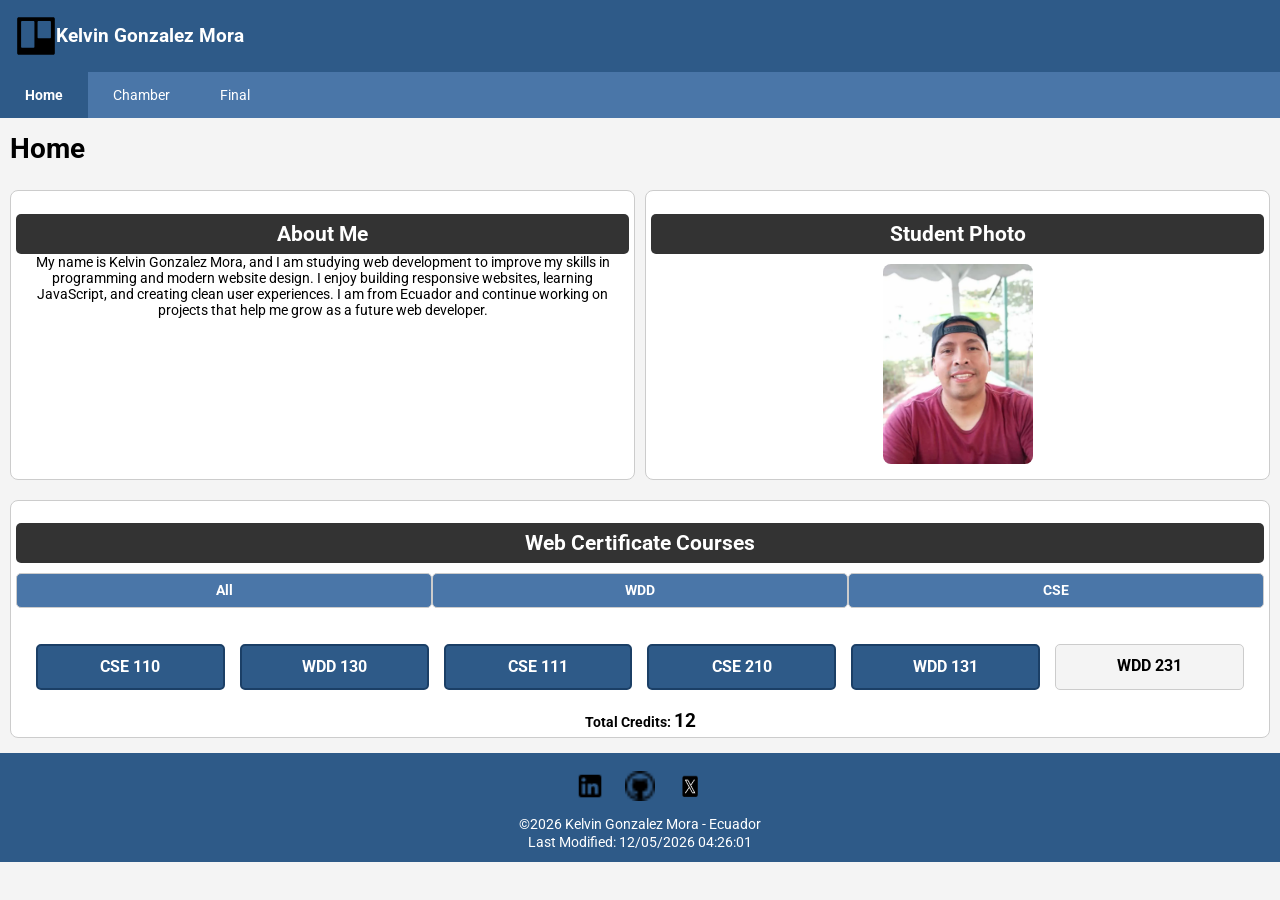
<file: index.html>
<!DOCTYPE html>
<html lang="en">

<head>
    <meta charset="UTF-8">
    <meta name="viewport" content="width=device-width, initial-scale=1.0">
    <title>WDD 231 | Kelvin Gonzalez Mora | Course Home Page</title>
    <meta name="description"
        content="Main page of the WDD 231 course by Kelvin Gonzalez Mora, which includes responsive web design projects, JavaScript applications, and web development.">
    <meta name="author" content="Kelvin Gonzalez Mora">
    <meta property="og:title" content="WDD 231 - Kelvin Gonzalez">
    <meta property="og:description"
        content="Explore responsive web development projects,exercises, and coursework by Kelvin Gonzalez.">
    <meta property="og:image" content="https://kelvingonzalezm.github.io/wdd231/images/profile.webpp">
    <meta property="og:url" content="https://kelvingonzalezm.github.io/wdd231/">

    <link rel="icon" href="favicon.ico">
    <link rel="logo" href="images/logo.svg" type="image/svg+xml">
    <link rel="preconnect" href="https://fonts.googleapis.com">
    <link rel="preconnect" href="https://fonts.gstatic.com" crossorigin>
    <link href="https://fonts.googleapis.com/css2?family=Roboto&display=swap" rel="stylesheet">

    <link rel="stylesheet" href="styles/normalize.css">
    <link rel="stylesheet" href="styles/small.css">
    <link rel="stylesheet" href="styles/large.css">

    <script src="scripts/navigation.js" defer></script>
    <script src="scripts/date.js" defer></script>
    <script src="scripts/course.js" defer></script>
</head>

<body>
    <header>
        <img src="images/logo.svg" alt="site logo">
        <span>Kelvin Gonzalez Mora</span>
        <button id="nav-button" class="hamburger" aria-label="Open navigation menu"></button>
    </header>

    <nav>
        <a href="index.html" class="active">Home</a>
        <a href="chamber/index.html">Chamber</a>
        <a href="final/index.html">Final</a>
    </nav>

    <main>
        <h1>Home</h1>
        <section>
            <h2>About Me</h2>
            <p>My name is Kelvin Gonzalez Mora, and I am studying web development to improve my skills in programming
                and
                modern website design.
                I enjoy building responsive websites, learning JavaScript, and creating clean user experiences.
                I am from Ecuador and continue working on projects that help me grow as a future web developer.
            </p>
        </section>

        <section>
            <h2>Student Photo</h2>
            <div class="photo-container">
                <img src="images/profile.webp" alt="Kelvin Gonzalez Mora - Student Photo">
            </div>
        </section>

        <section>
            <h2>Web Certificate Courses</h2>

            <div class="filter-buttons">
                <button id="all">All</button>
                <button id="wdd">WDD</button>
                <button id="cse">CSE</button>
            </div>

            <div id="courses"></div>

            <p>Total Credits: <span id="totalCredits"></span></p>
        </section>
	
	<dialog id="course-details"></dialog>
    </main>

    <footer>
        <div class="social">
            <a href="https://www.linkedin.com/in/kelvin-j-gonzalez/" target="_blank">
                <img src="images/linkedin.webp" alt="LinkedIn">
            </a>
            <a href="https://github.com/Kelvingonzalezm/wdd231" target="_blank">
                <img src="images/github.webp" alt="GitHub">
            </a>
            <a href="https://x.com/KelvinK85288" target="_blank">
                <img src="images/twitter_x.webp" alt="X">
            </a>
        </div>

        <div class="footer-info">
            <p>
                &copy;<span id="currentyear"></span>
                Kelvin Gonzalez Mora - Ecuador
            </p>

            <p id="lastModified"></p>
        </div>
    </footer>
</body>

</html>
</file>
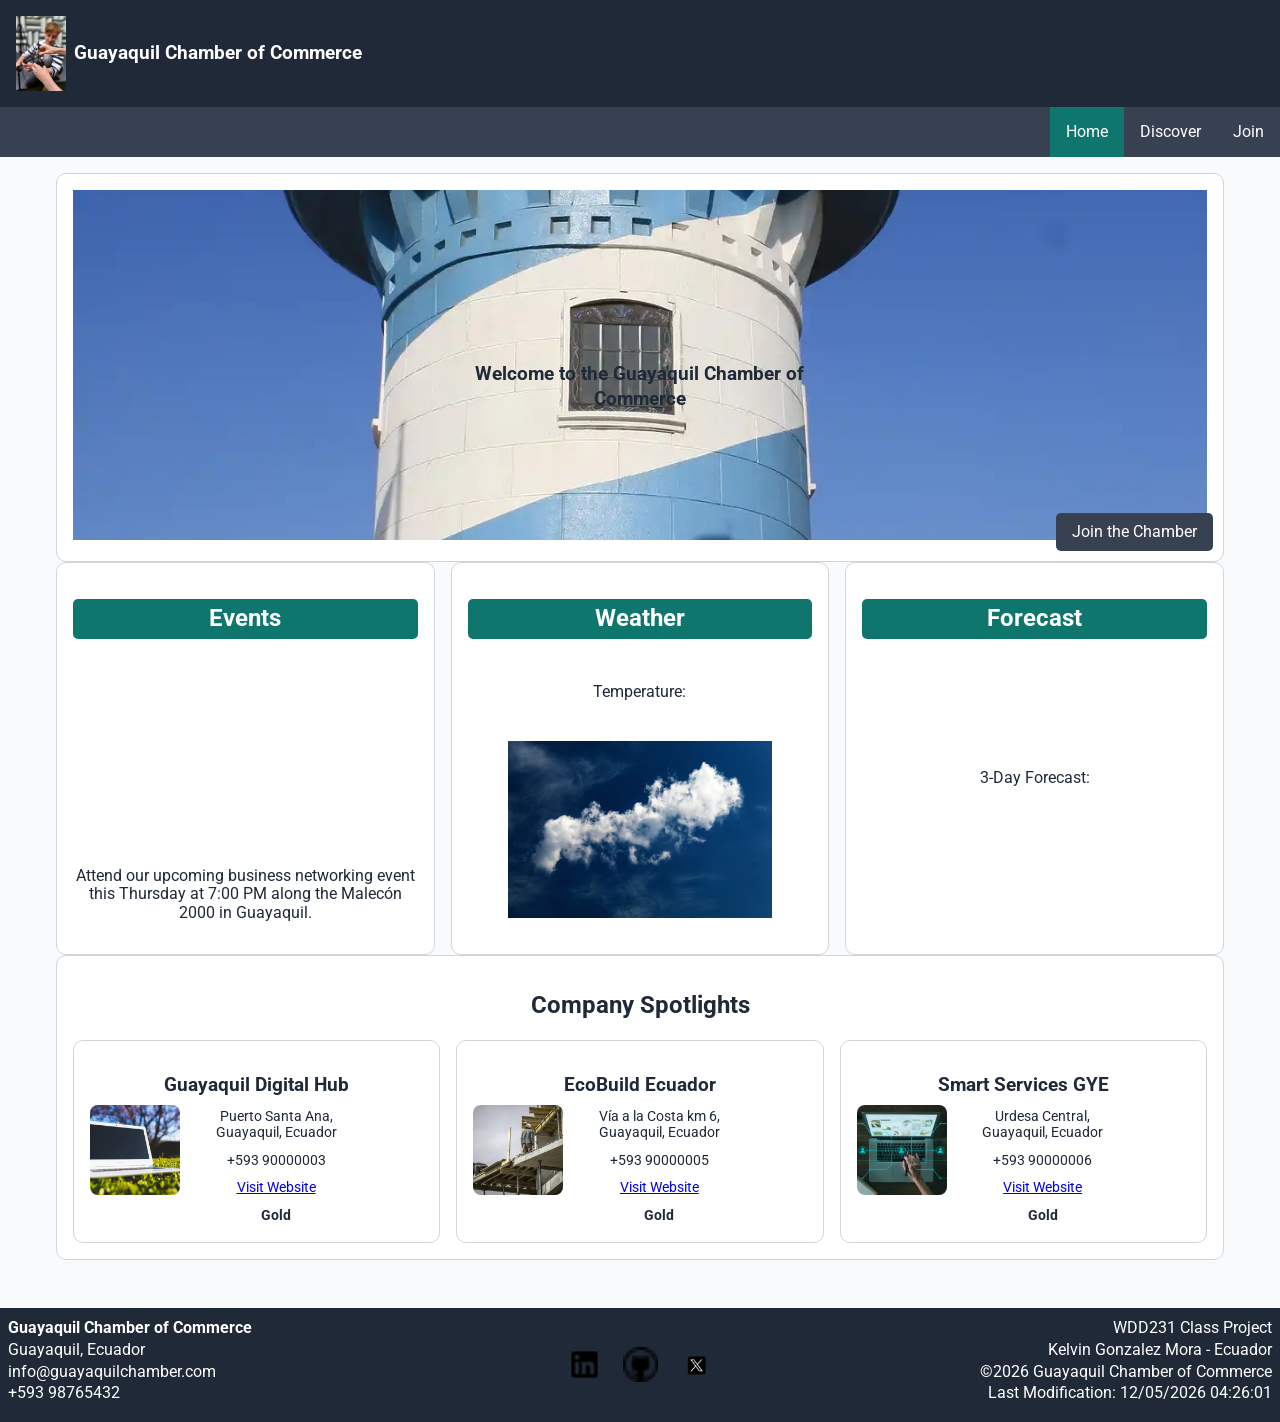
<file: chamber/index.html>
<!DOCTYPE html>
<html lang="en">

<head>
    <meta charset="UTF-8">
    <meta name="viewport" content="width=device-width, initial-scale=1.0">
    <title>Guayaquil Chamber of Commerce</title>
    <meta name="description"
        content="Welcome to the Guayaquil Chamber of Commerce. Explore local businesses, upcoming events, and opportunities to grow your network in Guayaquil, Ecuador.">
    <meta name="author" content="Kelvin Gonzalez Mora">
    <meta property="og:title" content="Guayaquil Chamber of Commerce">
    <meta property="og:description" content="Official home page of the Guayaquil Chamber of Commerce.">
    <meta property="og:image" content="https://kelvingonzalezm.github.io/wdd231/chamber/images/chamber.webp">
    <meta property="og:url" content="https://kelvingonzalezm.github.io/wdd231/chamber/index.html">
    <meta property="og:type" content="website">

    <link rel="icon" href="favicon.ico">

    <link rel="preconnect" href="https://fonts.googleapis.com">
    <link rel="preconnect" href="https://fonts.gstatic.com" crossorigin>
    <link href="https://fonts.googleapis.com/css2?family=Roboto&display=swap" rel="stylesheet">

    <link rel="stylesheet" href="styles/normalize.css">
    <link rel="stylesheet" href="styles/small.css">
    <link rel="stylesheet" href="styles/large.css">

    <script src="scripts/navigation.js" defer></script>
    <script src="scripts/weather.js" defer></script>
    <script src="scripts/spotlights.js" defer></script>
</head>

<body>
    <header>
        <div class="logo">
            <img src="images/chamber.webp" alt="Guayaquil Chamber Logo" width="50" height="50">
            <span>Guayaquil Chamber of Commerce</span>
        </div>
        <button id="nav-button" class="hamburger" aria-label="Toggle navigation menu">≡</button>
    </header>

    <nav id="nav-menu">
        <a href="index.html" class="active">Home</a>
        <a href="discover.html">Discover</a>
        <a href="join.html">Join</a>
    </nav>

    <main>
        <section class="hero">
            <img src="images/hero.webp" alt="Guayaquil city view">

            <div class="hero-text">
                <h1>Welcome to the Guayaquil Chamber of Commerce</h1>
            </div>

            <a href="join.html" class="cta-button">Join the Chamber</a>
        </section>

        <div class="home-grid">

            <section class="events">
                <h2>Events</h2>
                <p>Attend our upcoming business networking event this Thursday at 7:00 PM along the Malecón 2000 in
                    Guayaquil.</p>
            </section>

            <section class="weather">
                <h2>Weather</h2>
                <p>Temperature: <span id="current-temp"></span></p>
                <figure>
                    <img id="weather-icon" src="images/weather.webp" alt="Weather icon">
                    <figcaption></figcaption>
                </figure>
            </section>

            <section class="forecast">
                <h2>Forecast</h2>
                <p>3-Day Forecast:</p>
                <ul id="forecast"></ul>
            </section>
        </div>

        <section class="spotlights">
            <h2>Company Spotlights</h2>
            <div id="spotlight-container"></div>
        </section>
    </main>

    <footer>
        <div class="footer-contact">
            <p><strong>Guayaquil Chamber of Commerce</strong></p>
            <p>Guayaquil, Ecuador</p>
            <p>info@guayaquilchamber.com</p>
            <p>+593 98765432</p>
        </div>

        <div class="social">
            <a href="https://www.linkedin.com/in/kelvin-j-gonzalez/" target="_blank">
                <img src="images/linkedin.webp" alt="LinkedIn">
            </a>
            <a href="https://github.com/Kelvingonzalezm/wdd231" target="_blank">
                <img src="images/github.webp" alt="GitHub">
            </a>
            <a href="https://x.com/KelvinK85288" target="_blank">
                <img src="images/twitter_x.webp" alt="X">
            </a>
        </div>

        <div class="footer-info">
            <p>WDD231 Class Project</p>
            <p>Kelvin Gonzalez Mora - Ecuador</p>
            <p>&copy;2026 Guayaquil Chamber of Commerce</p>
            <p>Last Modification: <span id="lastModified"></span></p>
        </div>
    </footer>
</body>

</html>
</file>
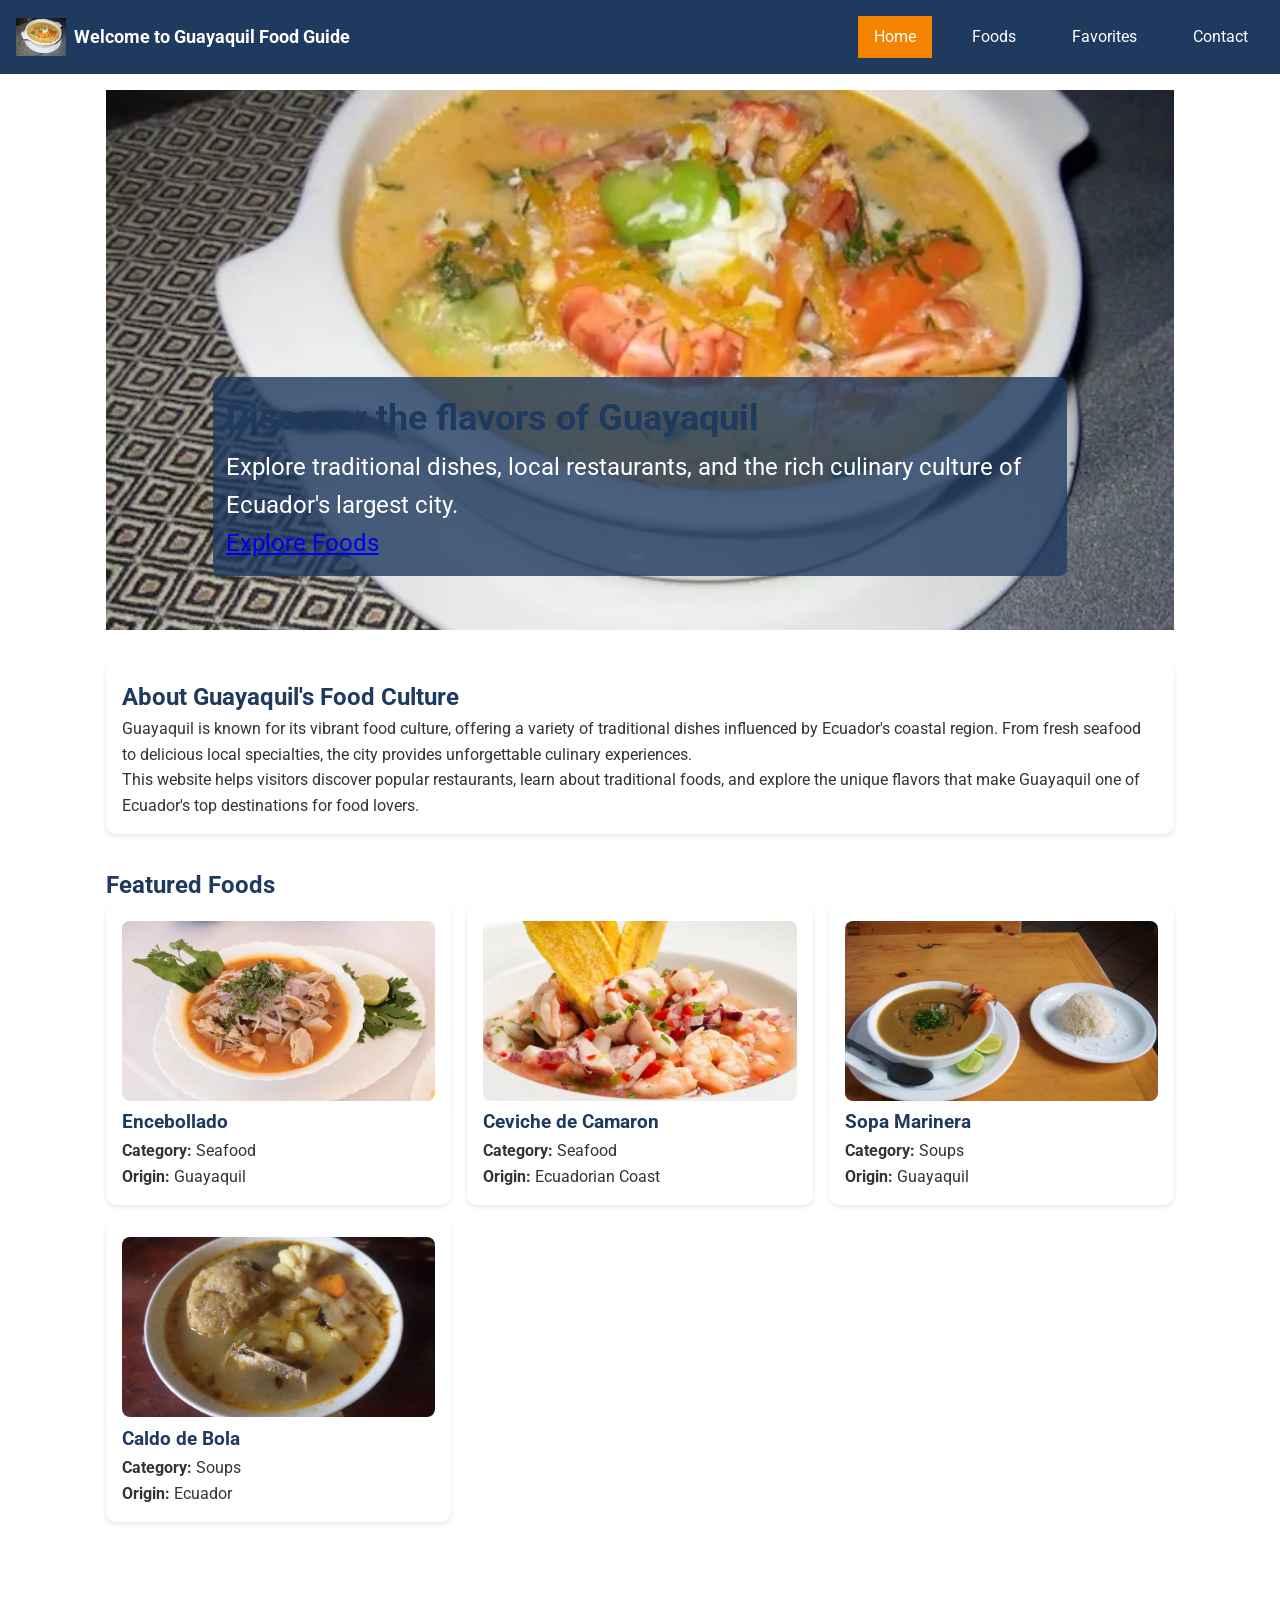
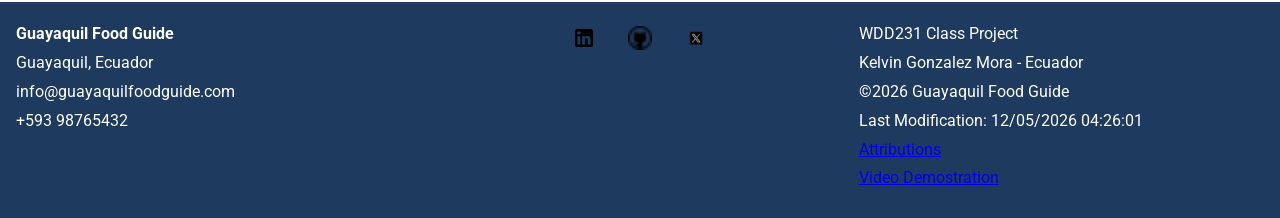
<file: final-project/index.html>
<!DOCTYPE html>
<html lang="en">

<head>
    <meta charset="UTF-8">
    <meta name="viewport" content="width=device-width, initial-scale=1.0">
    <title>Guayaquil Food Guide</title>
    <meta name="description"
        content="Discover traditional dishes, popular restaurants, and local food experiences in Guayaquil, Ecuador.">
    <meta name="author" content="Kelvin Gonzalez Mora">
    <meta property="og:title" content="Guayaquil Food Guide">
    <meta property="og:description" content="Explore traditional dishes and popular restaurants in Guayaquil, Ecuador.">
    <meta property="og:image" content="https://kelvingonzalezm.github.io/wdd231/final-project/images/hero.webp">
    <meta property="og:url" content="https://kelvingonzalezm.github.io/wdd231/final-project/index.html">
    <meta property="og:type" content="website">

    <link rel="icon" href="favicon.ico">

    <link rel="preconnect" href="https://fonts.googleapis.com">
    <link rel="preconnect" href="https://fonts.gstatic.com" crossorigin>
    <link href="https://fonts.googleapis.com/css2?family=Roboto&display=swap" rel="stylesheet">

    <link rel="stylesheet" href="styles/normalize.css">
    <link rel="stylesheet" href="styles/small.css">
    <link rel="stylesheet" href="styles/medium.css">
    <link rel="stylesheet" href="styles/large.css">

    <script src="scripts/navigation.js" defer></script>
    <script type="module" src="scripts/index.js"></script>
</head>

<body>
    <header>
        <div class="logo">
            <img src="images/hero.webp" alt="Guayaquil Food Guide Logo" width="50" height="50">
            <span>Welcome to Guayaquil Food Guide</span>
        </div>
        <button id="nav-button" class="hamburger" aria-label="Toggle navigation menu">≡</button>

        <nav id="nav-menu">
            <a href="index.html" class="active">Home</a>
            <a href="foods.html">Foods</a>
            <a href="favorites.html">Favorites</a>
            <a href="form.html">Contact</a>
        </nav>
    </header>

    <main>
        <section class="hero">
            <img src="images/hero.webp" alt="Traditional food from Guayaquil" width="1200" height="600" loading="lazy">

            <h1>Welcome to Guayaquil Food Guide</h1>
            <p>Discover the flavors and culinary traditions of Guayaquil.</p>

            <div class="hero-text">
                <h2>Discover the flavors of Guayaquil</h2>
                <p>Explore traditional dishes, local restaurants, and the rich culinary culture of Ecuador's largest
                    city.</p>
                <a href="foods.html" class="button">Explore Foods</a>
            </div>
        </section>

        <section class="introduction">
            <h2>About Guayaquil's Food Culture</h2>
            <p>Guayaquil is known for its vibrant food culture, offering a variety of traditional dishes influenced by
                Ecuador's coastal region. From fresh seafood to delicious local specialties, the city provides
                unforgettable culinary experiences.</p>

            <p>This website helps visitors discover popular restaurants, learn about traditional foods, and explore the
                unique flavors that make Guayaquil one of Ecuador's top destinations for food lovers.
            </p>
        </section>

        <section class="featured-foods">
            <h2>Featured Foods</h2>

            <div id="featured-foods-container"></div>
        </section>
    </main>

    <footer>
        <div class="footer-contact">
            <p><strong>Guayaquil Food Guide</strong></p>
            <p>Guayaquil, Ecuador</p>
            <p>info@guayaquilfoodguide.com</p>
            <p>+593 98765432</p>
        </div>

        <div class="social">
            <a href="https://www.linkedin.com/in/kelvin-j-gonzalez/" target="_blank">
                <img src="images/linkedin.webp" alt="LinkedIn" loading="lazy">
            </a>
            <a href="https://github.com/Kelvingonzalezm/wdd231" target="_blank">
                <img src="images/github.webp" alt="GitHub" loading="lazy">
            </a>
            <a href="https://x.com/KelvinK85288" target="_blank">
                <img src="images/twitter_x.webp" alt="X" loading="lazy">
            </a>
        </div>

        <div class="footer-info">
            <p>WDD231 Class Project</p>
            <p>Kelvin Gonzalez Mora - Ecuador</p>
            <p>&copy;2026 Guayaquil Food Guide</p>
            <p>Last Modification: <span id="lastModified"></span></p>
            <a href="attributions.html">Attributions</a>
            <p><a href="https://youtube.com/" target="_blank">Video Demostration</a></p>
        </div>
    </footer>
</body>

</html>
</file>
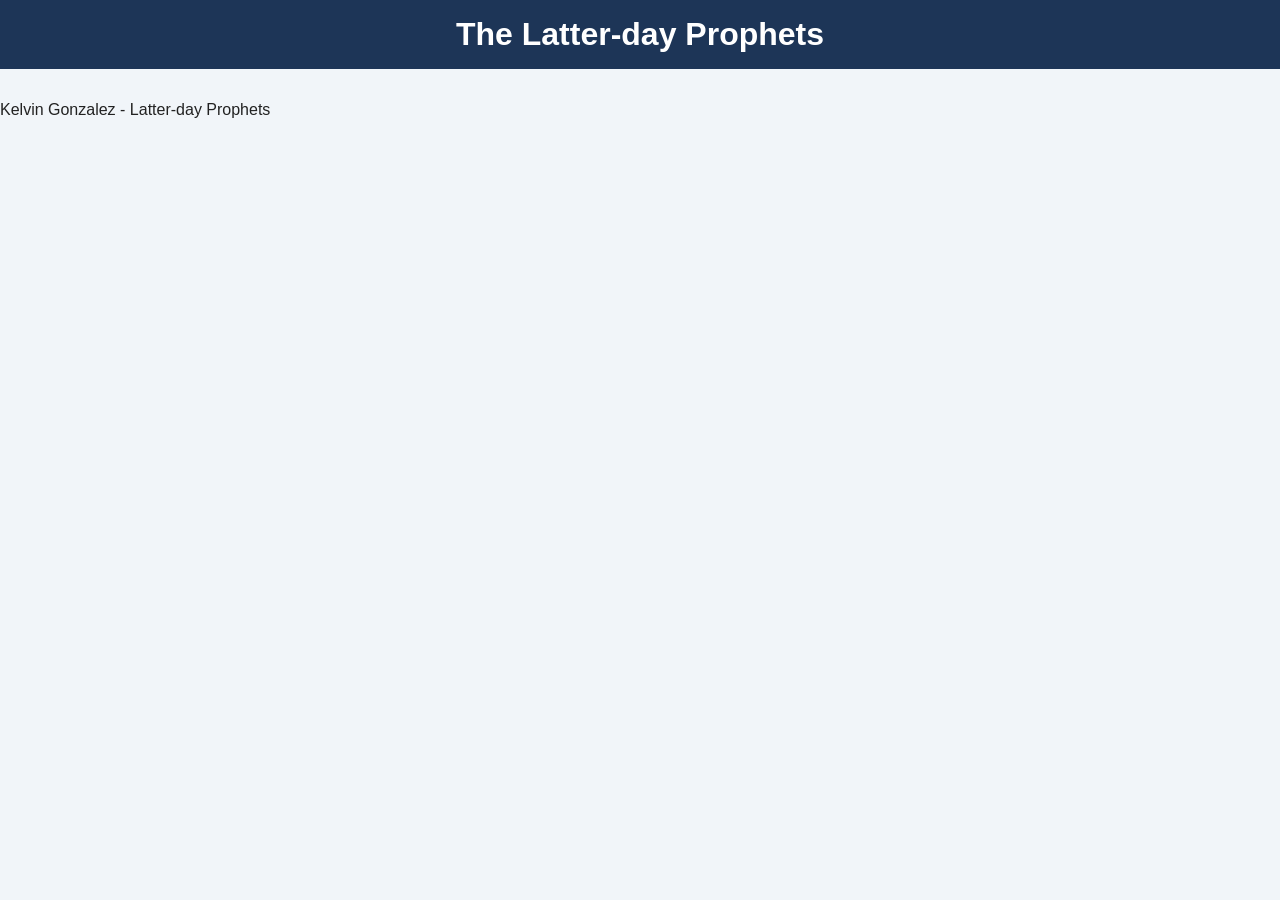
<file: prophets.html>
<!DOCTYPE html>
<html lang="en">

<head>
    <meta charset="UTF-8">
    <meta name="viewport" content="width=device-width, initial-scale=1.0">
    <title>The Prophets</title>
    <meta name="author" content="Kelvin Gonzalez">
    <meta name="description" content="Page showing latter-day prophets using the Fetch API and JavaScript.">

    <link rel="stylesheet" href="styles/prophets.css">

    <script src="scripts/prophets.js" defer></script>
</head>

<body>
    <header>
        <h1>The Latter-day Prophets</h1>
    </header>
    <main>
        <div id="cards"></div>
    </main>
    <footer>
        Kelvin Gonzalez - Latter-day Prophets
    </footer>
</body>

</html>
</file>
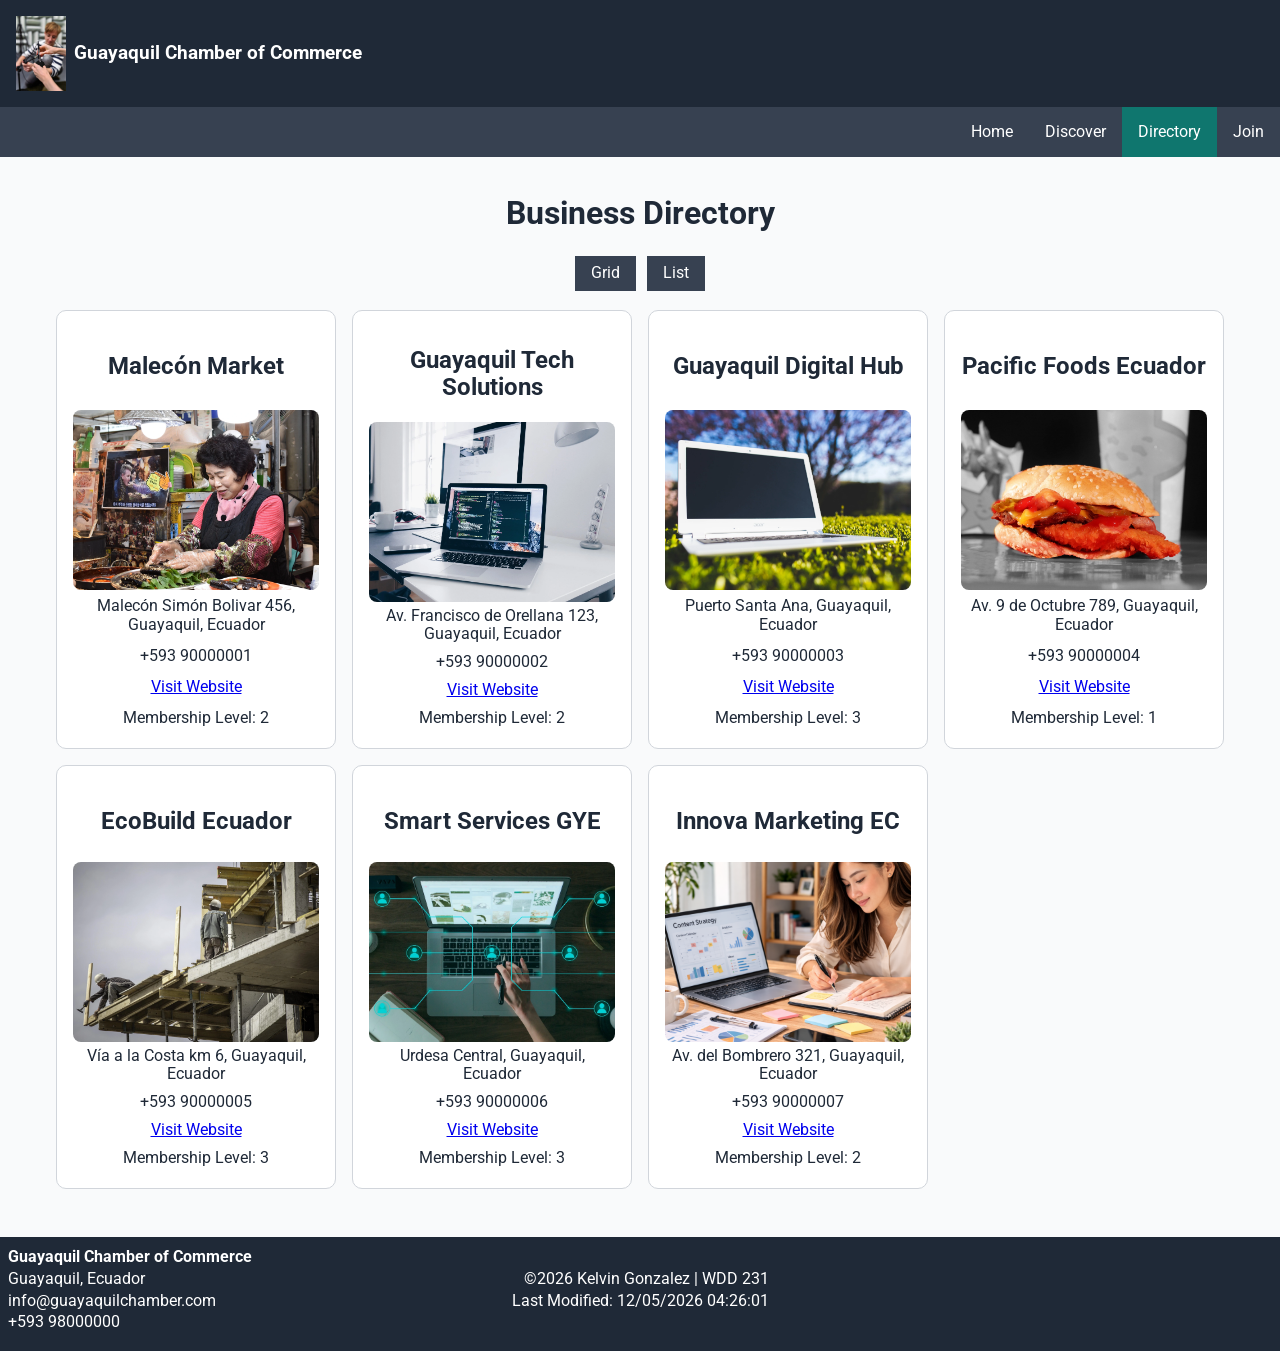
<file: chamber/directory.html>
<!DOCTYPE html>
<html lang="en">

<head>
    <meta charset="UTF-8">
    <meta name="viewport" content="width=device-width, initial-scale=1.0">
    <title>Guayaquil Chamber Directory</title>
    <meta name="description"
        content="Official business directory for the Guayaquil Chamber of Commerce featuring local companies, services, and organizations in Guayaquil, Ecuador.">
    <meta name="author" content="Kelvin Gonzalez">

    <link rel="preconnect" href="https://fonts.googleapis.com">
    <link rel="preconnect" href="https://fonts.gstatic.com" crossorigin>
    <link href="https://fonts.googleapis.com/css2?family=Roboto:wght@400;700&display=swap" rel="stylesheet">

    <meta property="og:title" content="Guayaquil Chamber Directory">
    <meta property="og:description"
        content="Explore the Guayaquil Chamber of Commerce business directory with local companies and member organizations in Guayaquil, Ecuador.">
    <meta property="og:image" content="https://kelvingonzalezm.github.io/wdd231/chamber/images/chamber.webp">
    <meta property="og:url" content="https://kelvingonzalezm.github.io/wdd231/chamber/directory.html">
    <meta property="og:type" content="website">

    <link rel="icon" href="favicon.ico">
    <link rel="stylesheet" href="styles/normalize.css">
    <link rel="stylesheet" href="styles/small.css">
    <link rel="stylesheet" href="styles/large.css">

    <script src="scripts/directory.js" defer></script>

</head>

<body>
    <header>
        <div class="logo">
            <img src="images/chamber.webp" alt="Guayaquil Chamber Logo">

            <span>Guayaquil Chamber of Commerce</span>
        </div>

        <button id="nav-button" class="hamburger" aria-label="navigation">≡</button>
    </header>

    <nav id="nav-menu">
        <a href="index.html">Home</a>
        <a href="discover.html">Discover</a>
        <a href="directory.html" class="active">Directory</a>
        <a href="join.html">Join</a>
    </nav>

    <main>
        <h1>Business Directory</h1>

        <div class="view-buttons">
            <button id="grid">Grid</button>
            <button id="list">List</button>
        </div>

        <div id="members"></div>
    </main>

    <footer>
        <div class="footer-contact">
            <p><strong>Guayaquil Chamber of Commerce</strong></p>
            <p>Guayaquil, Ecuador</p>
            <p>info@guayaquilchamber.com</p>
            <p>+593 98000000</p>
        </div>
        <div class="footer-info">
            <p>&copy;<span id="currentyear"></span> Kelvin Gonzalez | WDD 231</p>
            <p id="lastModified"></p>
        </div>
    </footer>

</body>

</html>
</file>
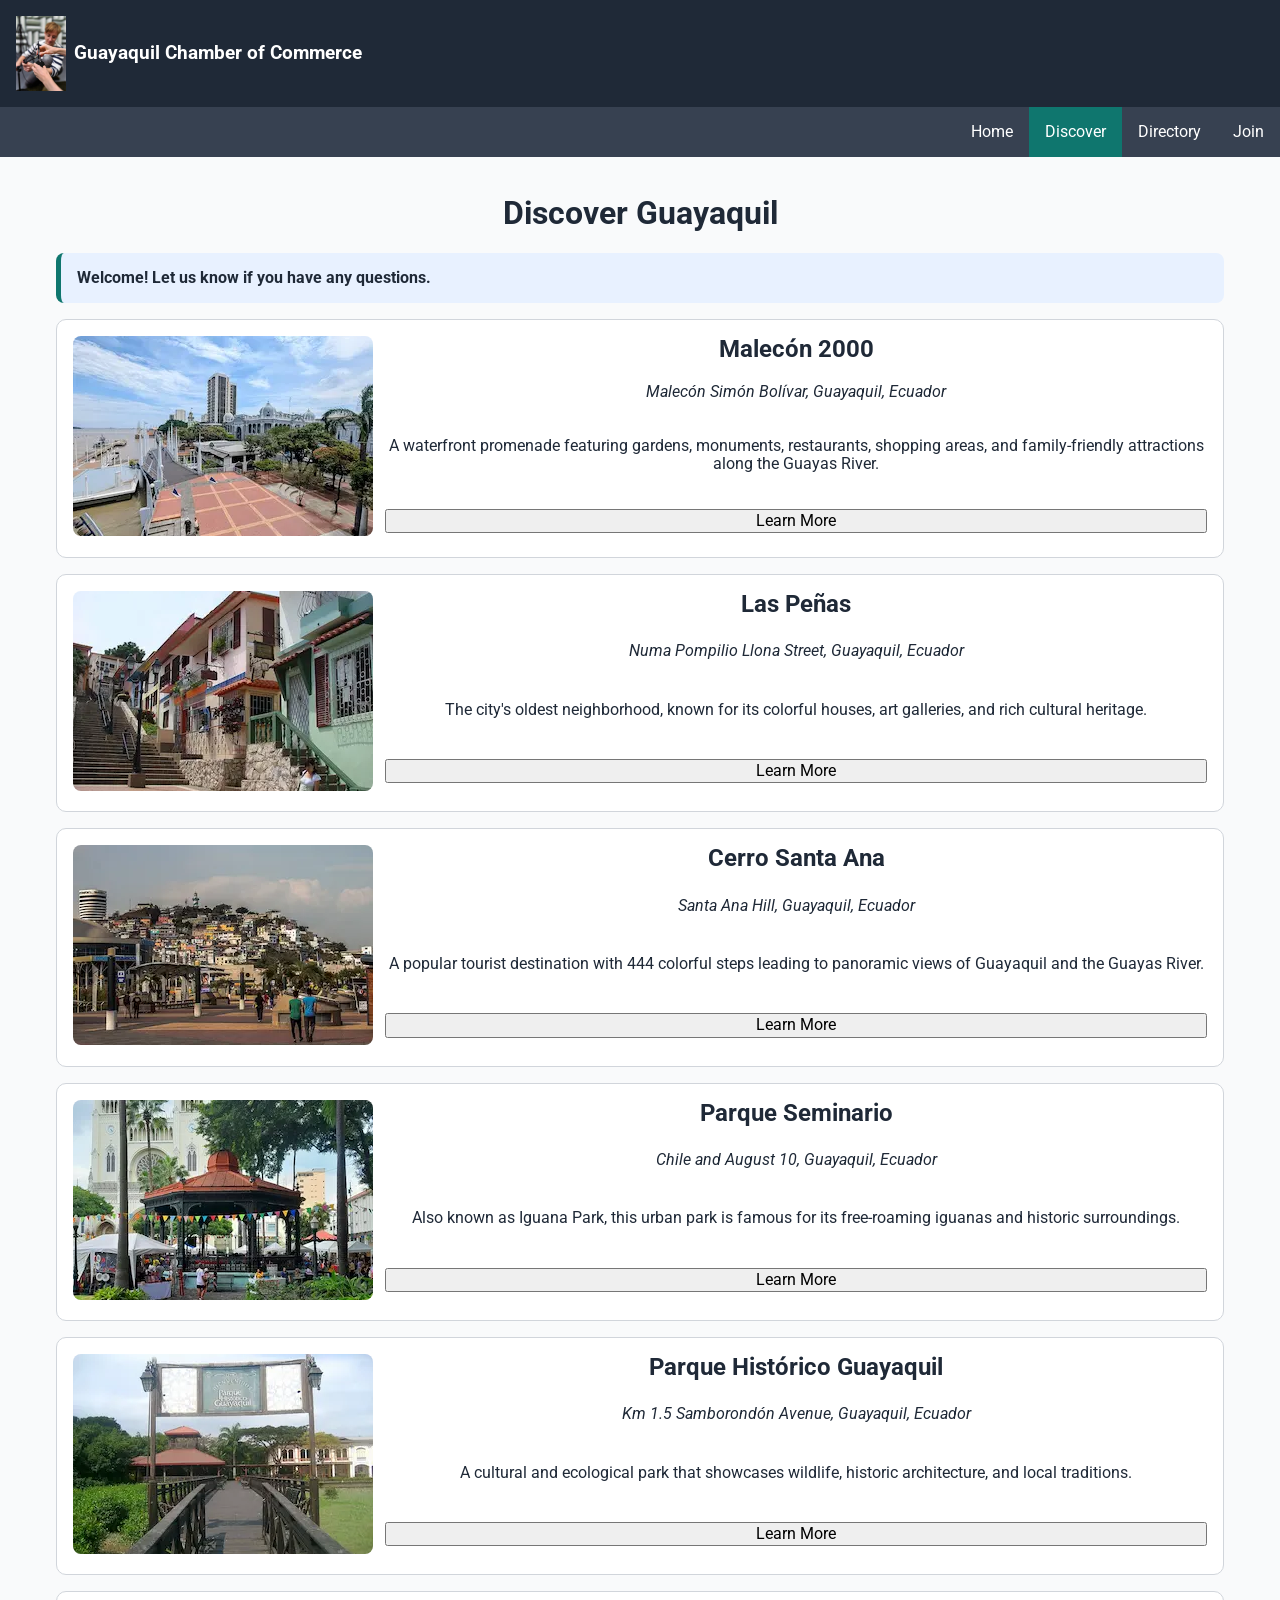
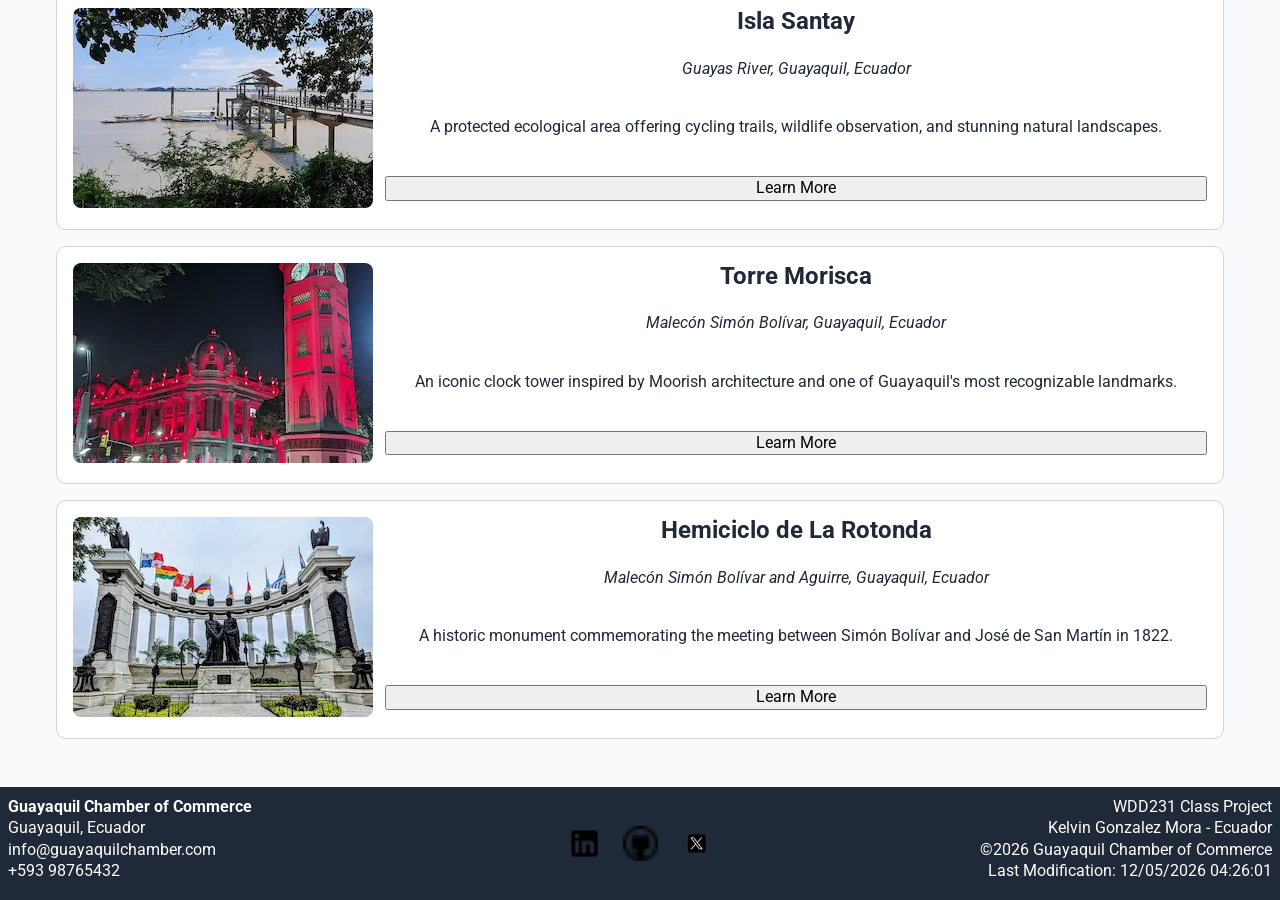
<file: chamber/discover.html>
<!DOCTYPE html>
<html lang="en">

<head>
    <meta charset="UTF-8">
    <meta name="viewport" content="width=device-width, initial-scale=1.0">
    <title>Discover | Guayaquil Chamber of Commerce</title>
    <meta name="description"
        content="Discover attractions, landmarks, demographics, and local highlights of Guayaquil, Ecuador.">
    <meta name="author" content="Kelvin Gonzalez Mora">
    <meta property="og:title" content="Discover Guayaquil | Guayaquil Chamber of Commerce">
    <meta property="og:description" content="Explore attractions, cultural sites, and local highlights in Guayaquil, Ecuador.">
    <meta property="og:image" content="https://kelvingonzalezm.github.io/wdd231/chamber/images/chamber.webp">
    <meta property="og:url" content="https://kelvingonzalezm.github.io/wdd231/chamber/discover.html">
    <meta property="og:type" content="website">

    <link rel="icon" href="favicon.ico">

    <link rel="preconnect" href="https://fonts.googleapis.com">
    <link rel="preconnect" href="https://fonts.gstatic.com" crossorigin>
    <link href="https://fonts.googleapis.com/css2?family=Roboto&display=swap" rel="stylesheet">

    <link rel="stylesheet" href="styles/normalize.css">
    <link rel="stylesheet" href="styles/small.css">
    <link rel="stylesheet" href="styles/medium.css">
    <link rel="stylesheet" href="styles/large.css">

    <script src="scripts/navigation.js" defer></script>
    <script type="module" src="scripts/discover.js"></script>
</head>

<body>
    <header>
        <div class="logo">
            <img src="images/chamber.webp" alt="Guayaquil Chamber Logo" width="50" height="50">
            <span>Guayaquil Chamber of Commerce</span>
        </div>
        <button id="nav-button" class="hamburger" aria-label="Toggle navigation menu">≡</button>
    </header>

    <nav id="nav-menu">
        <a href="index.html">Home</a>
        <a href="discover.html"  class="active">Discover</a>
        <a href="directory.html">Directory</a>
        <a href="join.html">Join</a>
    </nav>

    <main>
        <h1>Discover Guayaquil</h1>

        <div id="visit-message"></div>
        <div id="discover-cards"></div>

    </main>

    <footer>
        <div class="footer-contact">
            <p><strong>Guayaquil Chamber of Commerce</strong></p>
            <p>Guayaquil, Ecuador</p>
            <p>info@guayaquilchamber.com</p>
            <p>+593 98765432</p>
        </div>

        <div class="social">
            <a href="https://www.linkedin.com/in/kelvin-j-gonzalez/" target="_blank">
                <img src="images/linkedin.webp" alt="LinkedIn">
            </a>
            <a href="https://github.com/Kelvingonzalezm/wdd231" target="_blank">
                <img src="images/github.webp" alt="GitHub">
            </a>
            <a href="https://x.com/KelvinK85288" target="_blank">
                <img src="images/twitter_x.webp" alt="X">
            </a>
        </div>

        <div class="footer-info">
            <p>WDD231 Class Project</p>
            <p>Kelvin Gonzalez Mora - Ecuador</p>
            <p>&copy;2026 Guayaquil Chamber of Commerce</p>
            <p>Last Modification: <span id="lastModified"></span></p>
        </div>
    </footer>
</body>

</html>
</file>
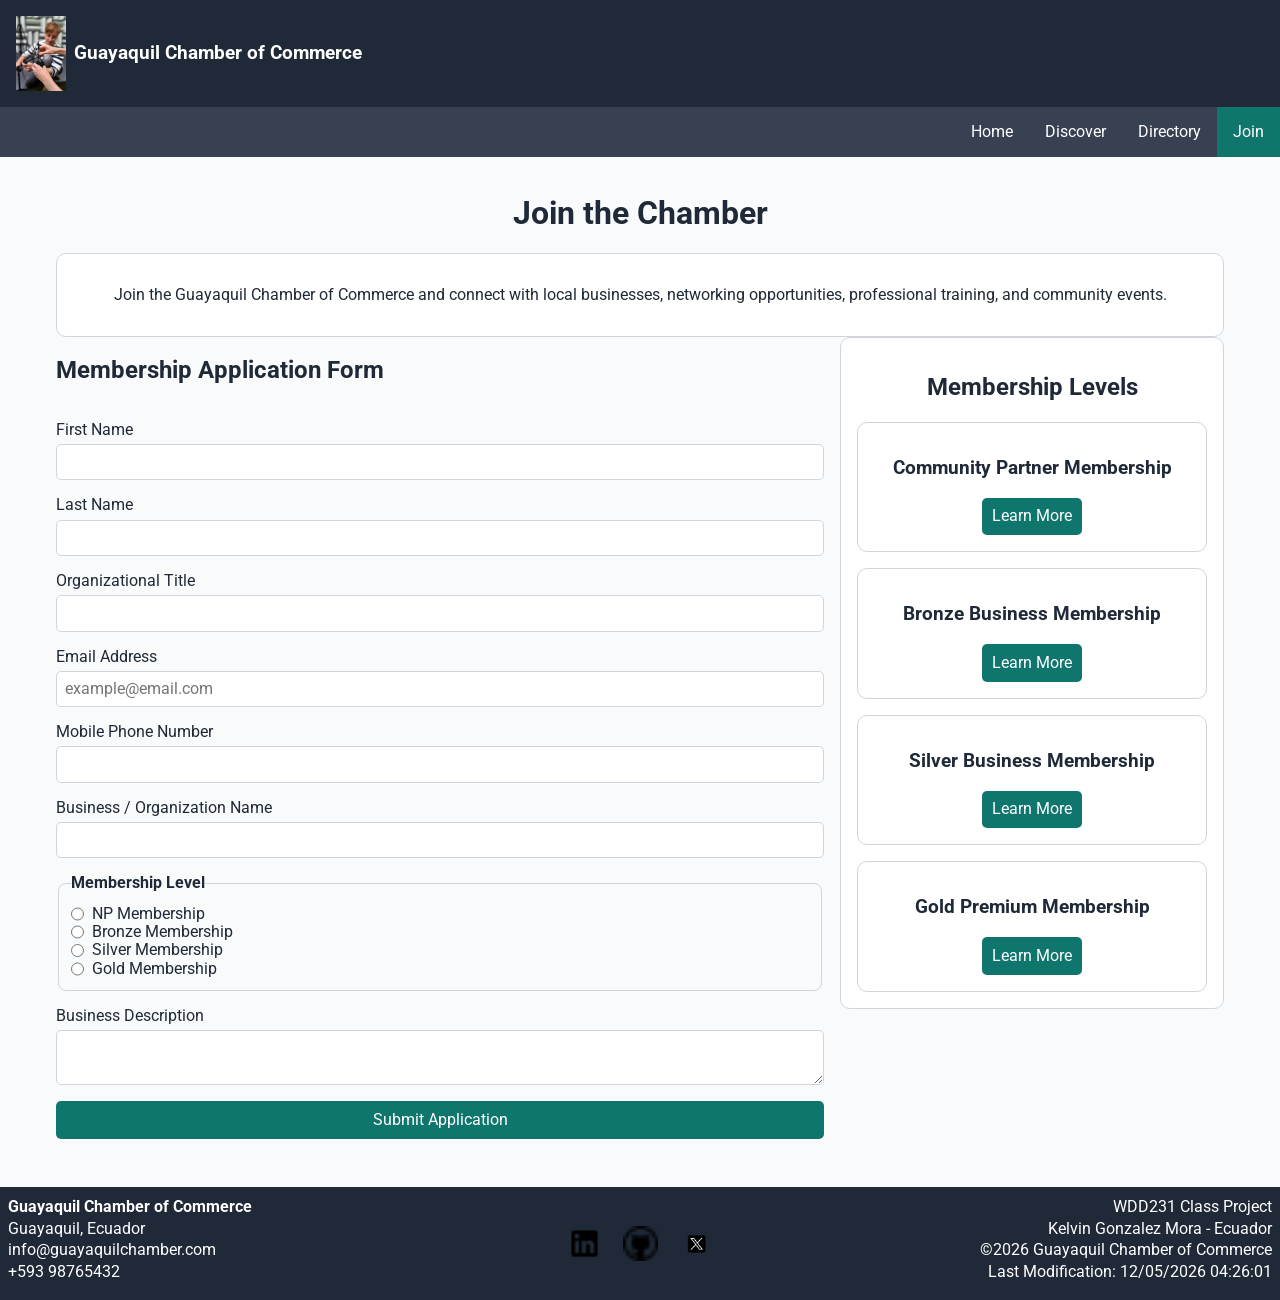
<file: chamber/join.html>
<!DOCTYPE html>
<html lang="en">

<head>
    <meta charset="UTF-8">
    <meta name="viewport" content="width=device-width, initial-scale=1.0">
    <title>Join the Chamber | Guayaquil Chamber of Commerce</title>
    <meta name="description"
        content="Apply for membership with the Guayaquil Chamber of Commerce and access networking opportunities, business resources, and community events.">
    <meta name="author" content="Kelvin Gonzalez Mora">
    <meta property="og:title" content="Join the Chamber | Guayaquil Chamber of Commerce">
    <meta property="og:description" content="Apply for membership with the Guayaquil Chamber of Commerce.">
    <meta property="og:image" content="https://kelvingonzalezm.github.io/wdd231/chamber/images/chamber.webp">
    <meta property="og:url" content="https://kelvingonzalezm.github.io/wdd231/chamber/join.html">
    <meta property="og:type" content="website">

    <link rel="icon" href="favicon.ico">

    <link rel="preconnect" href="https://fonts.googleapis.com">
    <link rel="preconnect" href="https://fonts.gstatic.com" crossorigin>
    <link href="https://fonts.googleapis.com/css2?family=Roboto&display=swap" rel="stylesheet">

    <link rel="stylesheet" href="styles/normalize.css">
    <link rel="stylesheet" href="styles/small.css">
    <link rel="stylesheet" href="styles/large.css">

    <script src="scripts/navigation.js" defer></script>
    <script src="scripts/join.js" defer></script>
</head>

<body>
    <header>
        <div class="logo">
            <img src="images/chamber.webp" alt="Guayaquil Chamber Logo" width="50" height="50">
            <span>Guayaquil Chamber of Commerce</span>
        </div>
        <button id="nav-button" class="hamburger" aria-label="Toggle navigation menu">≡</button>
    </header>

    <nav id="nav-menu">
        <a href="index.html">Home</a>
        <a href="discover.html">Discover</a>
        <a href="directory.html">Directory</a>
        <a href="join.html" class="active">Join</a>
    </nav>

    <main>
        <h1>Join the Chamber</h1>

        <section>
            <p>Join the Guayaquil Chamber of Commerce and connect with local businesses, networking opportunities,
                professional training, and community events.</p>
        </section>

        <div class="join-layout">
            <form method="GET" action="thankyou.html">
                <h2>Membership Application Form</h2>
                <label>
                    First Name <input type="text" name="first" required title="Enter your first name"
                        autocomplete="given-name">
                </label>
                <label>
                    Last Name <input type="text" name="last" required title="Enter your last name"
                        autocomplete="family-name">
                </label>

                <label>
                    Organizational Title <input type="text" name="orgtitle" title="Enter your organizational title"
                        autocomplete="organization-title" pattern="[A-Za-z -]{7,}">
                </label>
                <label>
                    Email Address <input type="email" name="email" required title="Enter your email"
                        autocomplete="email" placeholder="example@email.com">
                </label>
                <label>
                    Mobile Phone Number <input type="tel" name="phone" required title="Enter your phone number"
                        autocomplete="tel">
                </label>
                <label>
                    Business / Organization Name <input type="text" name="business" required
                        title="Enter your business name" autocomplete="organization">
                </label>

                <fieldset>
                    <legend>Membership Level</legend>

                    <label><input type="radio" name="membership" value="np" required>NP Membership</label>
                    <label><input type="radio" name="membership" value="bronze">Bronze Membership</label>
                    <label><input type="radio" name="membership" value="silver">Silver Membership</label>
                    <label><input type="radio" name="membership" value="gold">Gold Membership</label>
                </fieldset>

                <label>
                    Business Description <textarea name="description" title="Describe your business"></textarea>
                </label>

                <input type="hidden" name="timestamp" id="timestamp">

                <input type="submit" value="Submit Application">
            </form>

            <section class="membership-cards">
                <h2>Membership Levels</h2>

                <div class="cards-container">
                    <div class="card">
                        <h3>Community Partner Membership</h3>
                        <button data-modal="npModal">Learn More</button>
                    </div>
                    <div class="card">
                        <h3>Bronze Business Membership</h3>
                        <button data-modal="bronzeModal">Learn More</button>
                    </div>
                    <div class="card">
                        <h3>Silver Business Membership</h3>
                        <button data-modal="silverModal">Learn More</button>
                    </div>
                    <div class="card">
                        <h3>Gold Premium Membership</h3>
                        <button data-modal="goldModal">Learn More</button>
                    </div>
                </div>

                <dialog id="npModal">
                    <h3>NP Membership</h3>
                    <p>Free membership for non-profit organizations. Includes a business directory listing and access to
                        community events.</p>
                    <button data-close>Close</button>
                </dialog>
                <dialog id="bronzeModal">
                    <h3>Bronze Membership</h3>
                    <p>Includes networking opportunities, chamber communications, and participation in selected business
                        events.</p>
                    <button data-close>Close</button>
                </dialog>
                <dialog id="silverModal">
                    <h3>Silver Membership</h3>
                    <p>Includes professional workshops, promotional opportunities, and discounts on chamber programs.
                    </p>
                    <button data-close>Close</button>
                </dialog>
                <dialog id="goldModal">
                    <h3>Gold Membership</h3>
                    <p>Premium visibility, featured promotions, sponsorship opportunities, and exclusive event
                        discounts.</p>
                    <button data-close>Close</button>
                </dialog>
            </section>
        </div>
    </main>

    <footer>
        <div class="footer-contact">
            <p><strong>Guayaquil Chamber of Commerce</strong></p>
            <p>Guayaquil, Ecuador</p>
            <p>info@guayaquilchamber.com</p>
            <p>+593 98765432</p>
        </div>

        <div class="social">
            <a href="https://www.linkedin.com/in/kelvin-j-gonzalez/" target="_blank">
                <img src="images/linkedin.webp" alt="LinkedIn">
            </a>
            <a href="https://github.com/Kelvingonzalezm/wdd231" target="_blank">
                <img src="images/github.webp" alt="GitHub">
            </a>
            <a href="https://x.com/KelvinK85288" target="_blank">
                <img src="images/twitter_x.webp" alt="X">
            </a>
        </div>

        <div class="footer-info">
            <p>WDD231 Class Project</p>
            <p>Kelvin Gonzalez Mora - Ecuador</p>
            <p>&copy;2026 Guayaquil Chamber of Commerce</p>
            <p>Last Modification: <span id="lastModified"></span></p>
        </div>
    </footer>
</body>

</html>
</file>
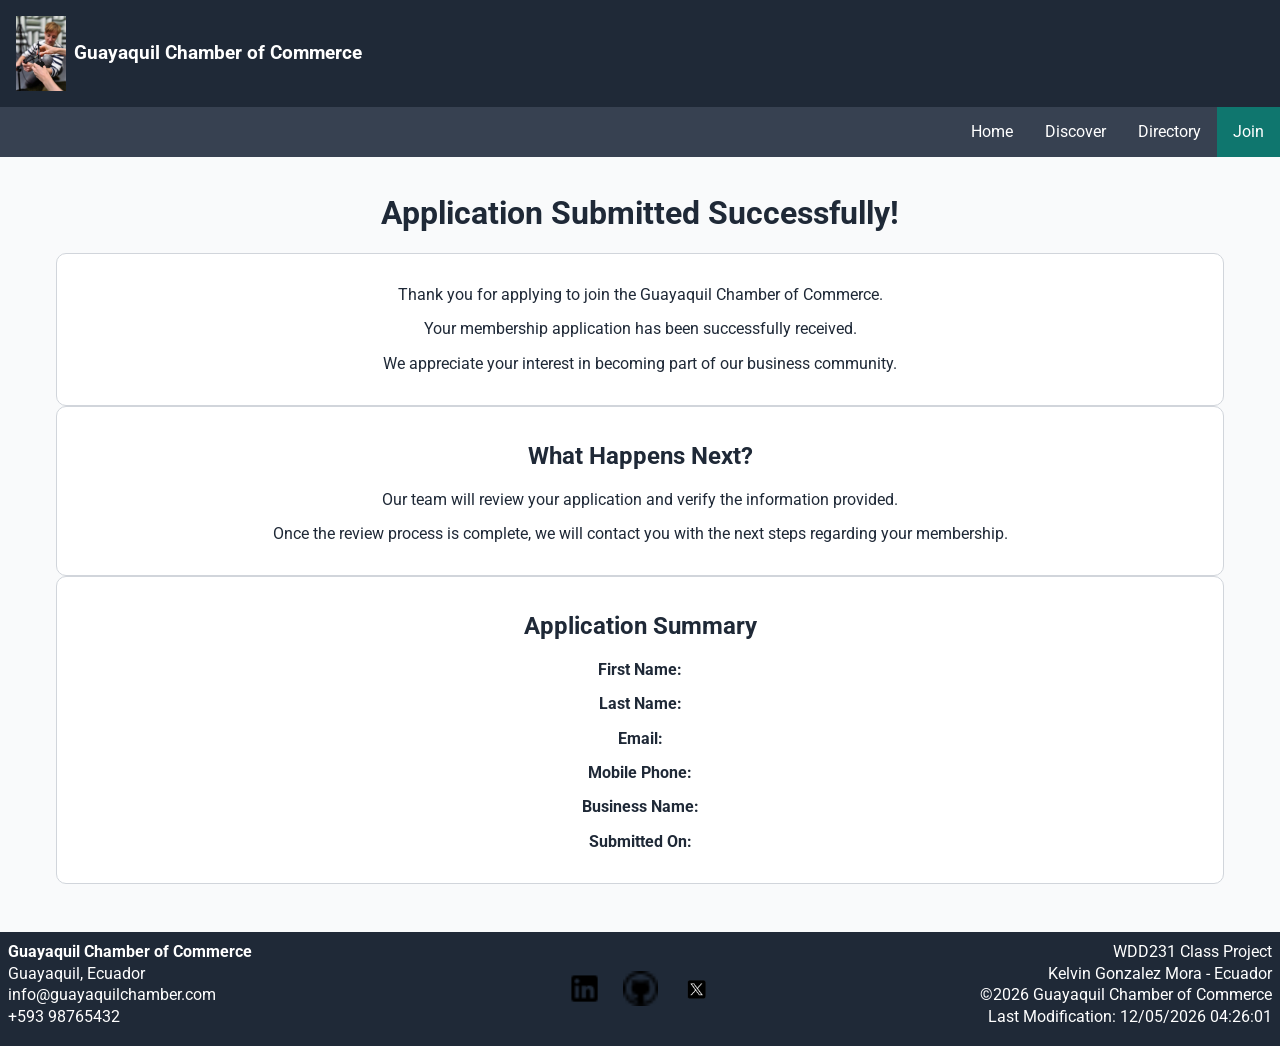
<file: chamber/thankyou.html>
<!DOCTYPE html>
<html lang="en">

<head>
    <meta charset="UTF-8">
    <meta name="viewport" content="width=device-width, initial-scale=1.0">
    <title>Join the Chamber | Guayaquil Chamber of Commerce</title>
    <meta name="description"
        content="Apply for membership with the Guayaquil Chamber of Commerce and access networking opportunities, business resources, and community events.">
    <meta name="author" content="Kelvin Gonzalez Mora">
    <meta property="og:title" content="Join the Chamber | Guayaquil Chamber of Commerce">
    <meta property="og:description" content="Apply for membership with the Guayaquil Chamber of Commerce.">
    <meta property="og:image" content="https://kelvingonzalezm.github.io/wdd231/chamber/images/chamber.webp">
    <meta property="og:url" content="https://kelvingonzalezm.github.io/wdd231/chamber/join.html">
    <meta property="og:type" content="website">

    <link rel="icon" href="favicon.ico">

    <link rel="preconnect" href="https://fonts.googleapis.com">
    <link rel="preconnect" href="https://fonts.gstatic.com" crossorigin>
    <link href="https://fonts.googleapis.com/css2?family=Roboto&display=swap" rel="stylesheet">

    <link rel="stylesheet" href="styles/normalize.css">
    <link rel="stylesheet" href="styles/small.css">
    <link rel="stylesheet" href="styles/large.css">

    <script src="scripts/navigation.js" defer></script>
    <script src="scripts/join.js" defer></script>
</head>

<body>
    <header>
        <div class="logo">
            <img src="images/chamber.webp" alt="Guayaquil Chamber Logo" width="50" height="50">
            <span>Guayaquil Chamber of Commerce</span>
        </div>
        <button id="nav-button" class="hamburger" aria-label="Toggle navigation menu">≡</button>
    </header>

    <nav id="nav-menu">
        <a href="index.html">Home</a>
        <a href="discover.html">Discover</a>
        <a href="directory.html">Directory</a>
        <a href="join.html" class="active">Join</a>
    </nav>

    <main>
        <h1>Application Submitted Successfully!</h1>
        
        <section>
            <p>Thank you for applying to join the Guayaquil Chamber of Commerce.</p>
            <p>Your membership application has been successfully received.</p>
            <p>We appreciate your interest in becoming part of our business community.</p>
        </section>
        
        <section>
            <h2>What Happens Next?</h2>
            <p>Our team will review your application and verify the information provided.</p>
            <p>Once the review process is complete, we will contact you with the next steps regarding your membership.</p>
        </section>
        
        <section>
            <h2>Application Summary</h2>
            <p><strong>First Name:</strong> <span id="first"></span></p>
            <p><strong>Last Name:</strong> <span id="last"></span></p>
            <p><strong>Email:</strong> <span id="email"></span></p>
            <p><strong>Mobile Phone:</strong> <span id="phone"></span></p>
            <p><strong>Business Name:</strong> <span id="business"></span></p>
            <p><strong>Submitted On:</strong> <span id="timestamp"></span></p>
        </section>
    </main>

    <footer>
        <div class="footer-contact">
            <p><strong>Guayaquil Chamber of Commerce</strong></p>
            <p>Guayaquil, Ecuador</p>
            <p>info@guayaquilchamber.com</p>
            <p>+593 98765432</p>
        </div>

        <div class="social">
            <a href="https://www.linkedin.com/in/kelvin-j-gonzalez/" target="_blank">
                <img src="images/linkedin.webp" alt="LinkedIn">
            </a>
            <a href="https://github.com/Kelvingonzalezm/wdd231" target="_blank">
                <img src="images/github.webp" alt="GitHub">
            </a>
            <a href="https://x.com/KelvinK85288" target="_blank">
                <img src="images/twitter_x.webp" alt="X">
            </a>
        </div>

        <div class="footer-info">
            <p>WDD231 Class Project</p>
            <p>Kelvin Gonzalez Mora - Ecuador</p>
            <p>&copy;2026 Guayaquil Chamber of Commerce</p>
            <p>Last Modification: <span id="lastModified"></span></p>
        </div>
    </footer>
</body>

</html>
</file>
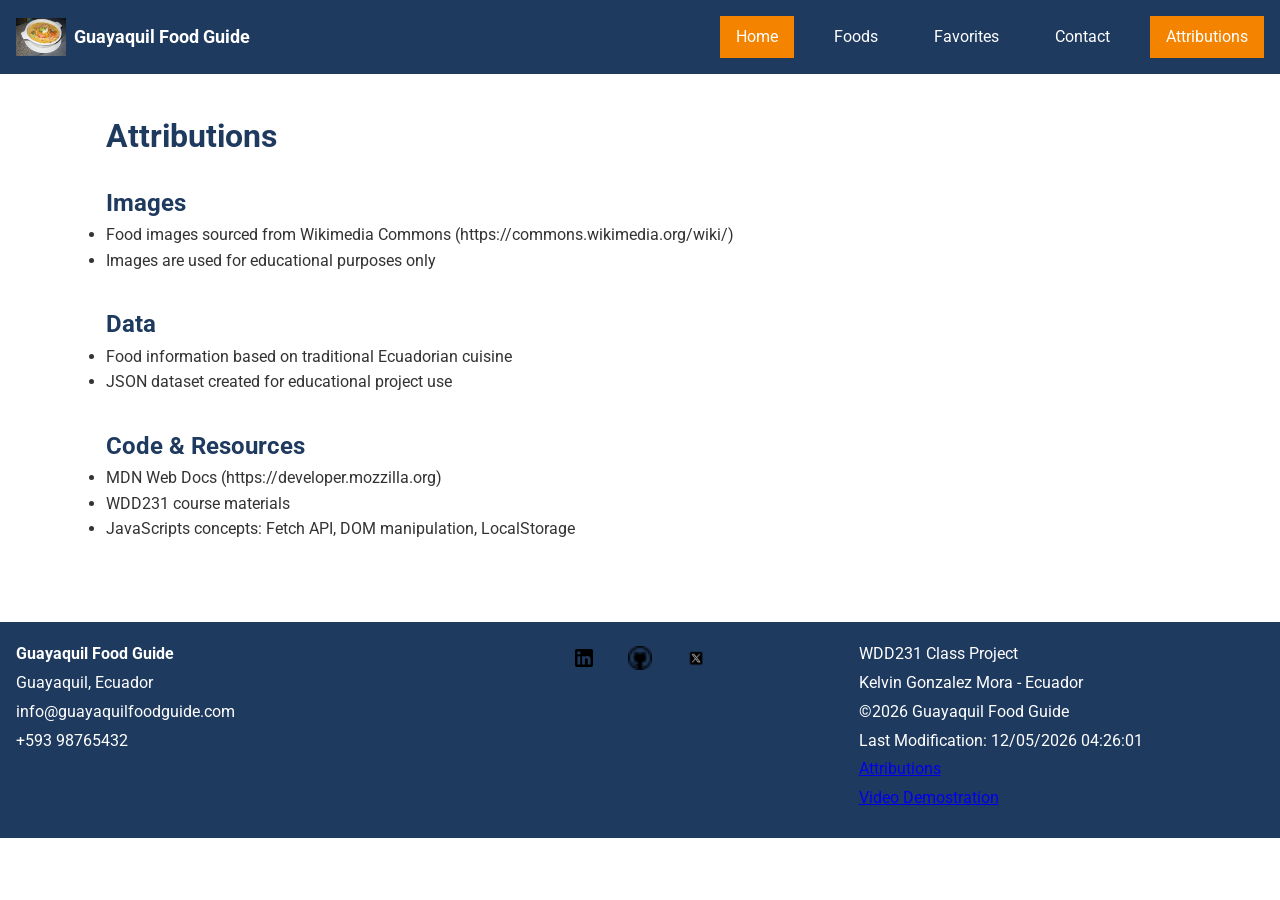
<file: final-project/attributions.html>
<!DOCTYPE html>
<html lang="en">

<head>
    <meta charset="UTF-8">
    <meta name="viewport" content="width=device-width, initial-scale=1.0">
    <title>Attributions | Guayaquil Food Guide</title>
    <meta name="description" content="Credits and sources used in the Guayaquil Food Guide project.">
    <meta name="author" content="Kelvin Gonzalez Mora">
    <meta property="og:title" content="Attributions | Guayaquil Food Guide">
    <meta property="og:description" content="Credits and sources used in the Guayaquil Food Guide project.">
    <meta property="og:image" content="https://kelvingonzalezm.github.io/wdd231/final-project/images/hero.webp">
    <meta property="og:url" content="https://kelvingonzalezm.github.io/wdd231/final-project/attributions.html">
    <meta property="og:type" content="website">

    <link rel="icon" href="favicon.ico">

    <link rel="preconnect" href="https://fonts.googleapis.com">
    <link rel="preconnect" href="https://fonts.gstatic.com" crossorigin>
    <link href="https://fonts.googleapis.com/css2?family=Roboto&display=swap" rel="stylesheet">

    <link rel="stylesheet" href="styles/normalize.css">
    <link rel="stylesheet" href="styles/small.css">
    <link rel="stylesheet" href="styles/medium.css">
    <link rel="stylesheet" href="styles/large.css">

    <script src="scripts/navigation.js" defer></script>
</head>

<body>
    <header>
        <div class="logo">
            <img src="images/hero.webp" alt="Guayaquil Food Guide Logo" width="50" height="50">
            <span>Guayaquil Food Guide</span>
        </div>
        <button id="nav-button" class="hamburger" aria-label="Toggle navigation menu">≡</button>
        <nav id="nav-menu">
            <a href="index.html" class="active">Home</a>
            <a href="foods.html">Foods</a>
            <a href="favorites.html">Favorites</a>
            <a href="form.html">Contact</a>
            <a href="attributions.html" class="active">Attributions</a>
        </nav>
    </header>


    <main>
        <h1>Attributions</h1>

        <section>
            <h2>Images</h2>
            <ul>
                <li>Food images sourced from Wikimedia Commons (https://commons.wikimedia.org/wiki/)</li>
                <li>Images are used for educational purposes only</li>
            </ul>
        </section>

        <section>
            <h2>Data</h2>
            <ul>
                <li>Food information based on traditional Ecuadorian cuisine</li>
                <li>JSON dataset created for educational project use</li>
            </ul>
        </section>

        <section>
            <h2>Code & Resources</h2>
            <ul>
                <li>MDN Web Docs (https://developer.mozzilla.org)</li>
                <li>WDD231 course materials</li>
                <li>JavaScripts concepts: Fetch API, DOM manipulation, LocalStorage</li>
            </ul>
        </section>
    </main>

    <footer>
        <div class="footer-contact">
            <p><strong>Guayaquil Food Guide</strong></p>
            <p>Guayaquil, Ecuador</p>
            <p>info@guayaquilfoodguide.com</p>
            <p>+593 98765432</p>
        </div>

        <div class="social">
            <a href="https://www.linkedin.com/in/kelvin-j-gonzalez/" target="_blank">
                <img src="images/linkedin.webp" alt="LinkedIn" loading="lazy">
            </a>
            <a href="https://github.com/Kelvingonzalezm/wdd231" target="_blank">
                <img src="images/github.webp" alt="GitHub" loading="lazy">
            </a>
            <a href="https://x.com/KelvinK85288" target="_blank">
                <img src="images/twitter_x.webp" alt="X" loading="lazy">
            </a>
        </div>

        <div class="footer-info">
            <p>WDD231 Class Project</p>
            <p>Kelvin Gonzalez Mora - Ecuador</p>
            <p>&copy;2026 Guayaquil Food Guide</p>
            <p>Last Modification: <span id="lastModified"></span></p>
            <a href="attributions.html">Attributions</a>
            <p><a href="https://youtube.com/" target="_blank">Video Demostration</a></p>
        </div>
    </footer>
</body>

</html>
</file>
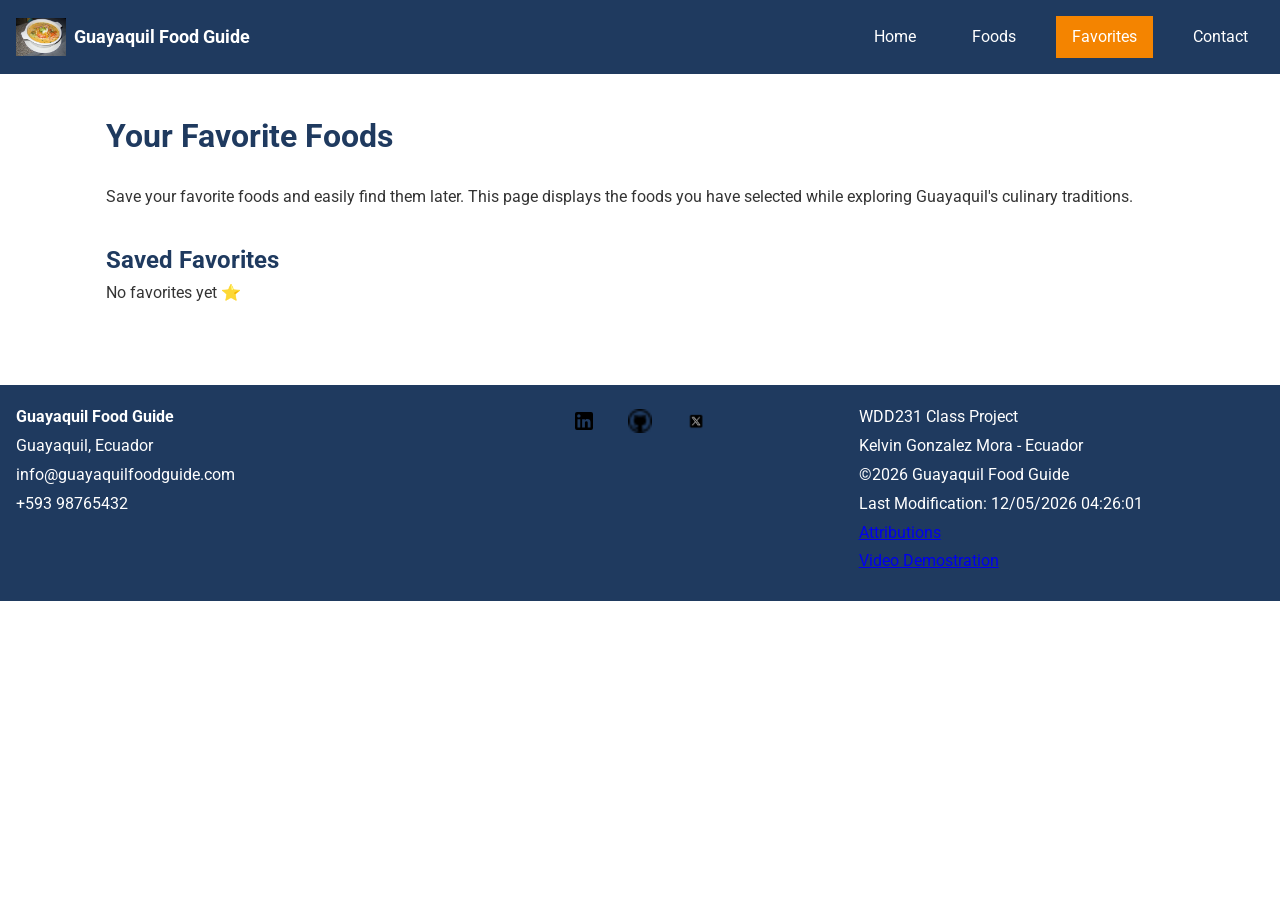
<file: final-project/favorites.html>
<!DOCTYPE html>
<html lang="en">

<head>
    <meta charset="UTF-8">
    <meta name="viewport" content="width=device-width, initial-scale=1.0">
    <title>Favorites | Guayaquil Food Guide</title>
    <meta name="description"
        content="Discover traditional dishes, popular restaurants, and local food experiences in Guayaquil, Ecuador.">
    <meta name="author" content="Kelvin Gonzalez Mora">
    <meta property="og:title" content="Favorites - Food Guide">
    <meta property="og:description" content="Explore traditional dishes and popular restaurants in Guayaquil, Ecuador.">
    <meta property="og:image" content="https://kelvingonzalezm.github.io/wdd231/final-project/images/hero.webp">
    <meta property="og:url" content="https://kelvingonzalezm.github.io/wdd231/final-project/favorites.html">
    <meta property="og:type" content="website">

    <link rel="icon" href="favicon.ico">

    <link rel="preconnect" href="https://fonts.googleapis.com">
    <link rel="preconnect" href="https://fonts.gstatic.com" crossorigin>
    <link href="https://fonts.googleapis.com/css2?family=Roboto&display=swap" rel="stylesheet">

    <link rel="stylesheet" href="styles/normalize.css">
    <link rel="stylesheet" href="styles/small.css">
    <link rel="stylesheet" href="styles/medium.css">
    <link rel="stylesheet" href="styles/large.css">

    <script src="scripts/navigation.js" defer></script>
    <script type="module" src="scripts/favorites.js"></script>
</head>

<body>
    <header>
        <div class="logo">
            <img src="images/hero.webp" alt="Guayaquil Food Guide Logo" width="50" height="50">
            <span>Guayaquil Food Guide</span>
        </div>
        <button id="nav-button" class="hamburger" aria-label="Toggle navigation menu">≡</button>
        <nav id="nav-menu">
            <a href="index.html">Home</a>
            <a href="foods.html">Foods</a>
            <a href="favorites.html" class="active">Favorites</a>
            <a href="form.html">Contact</a>
        </nav>
    </header>

    <main>
        <h1>Your Favorite Foods</h1>

        <section class="favorites-intro">
            <p>Save your favorite foods and easily find them later. This page displays the foods you have
                selected while exploring Guayaquil's culinary traditions.</p>
        </section>

        <section class="favorites-list">
            <h2>Saved Favorites</h2>
            <div id="favorites-container"></div>
        </section>
    </main>

    <footer>
        <div class="footer-contact">
            <p><strong>Guayaquil Food Guide</strong></p>
            <p>Guayaquil, Ecuador</p>
            <p>info@guayaquilfoodguide.com</p>
            <p>+593 98765432</p>
        </div>

        <div class="social">
            <a href="https://www.linkedin.com/in/kelvin-j-gonzalez/" target="_blank">
                <img src="images/linkedin.webp" alt="LinkedIn" loading="lazy">
            </a>
            <a href="https://github.com/Kelvingonzalezm/wdd231" target="_blank">
                <img src="images/github.webp" alt="GitHub" loading="lazy">
            </a>
            <a href="https://x.com/KelvinK85288" target="_blank">
                <img src="images/twitter_x.webp" alt="X" loading="lazy">
            </a>
        </div>

        <div class="footer-info">
            <p>WDD231 Class Project</p>
            <p>Kelvin Gonzalez Mora - Ecuador</p>
            <p>&copy;2026 Guayaquil Food Guide</p>
            <p>Last Modification: <span id="lastModified"></span></p>
            <a href="attributions.html">Attributions</a>
            <p><a href="https://youtube.com/" target="_blank">Video Demostration</a></p>
        </div>
    </footer>
</body>

</html>
</file>
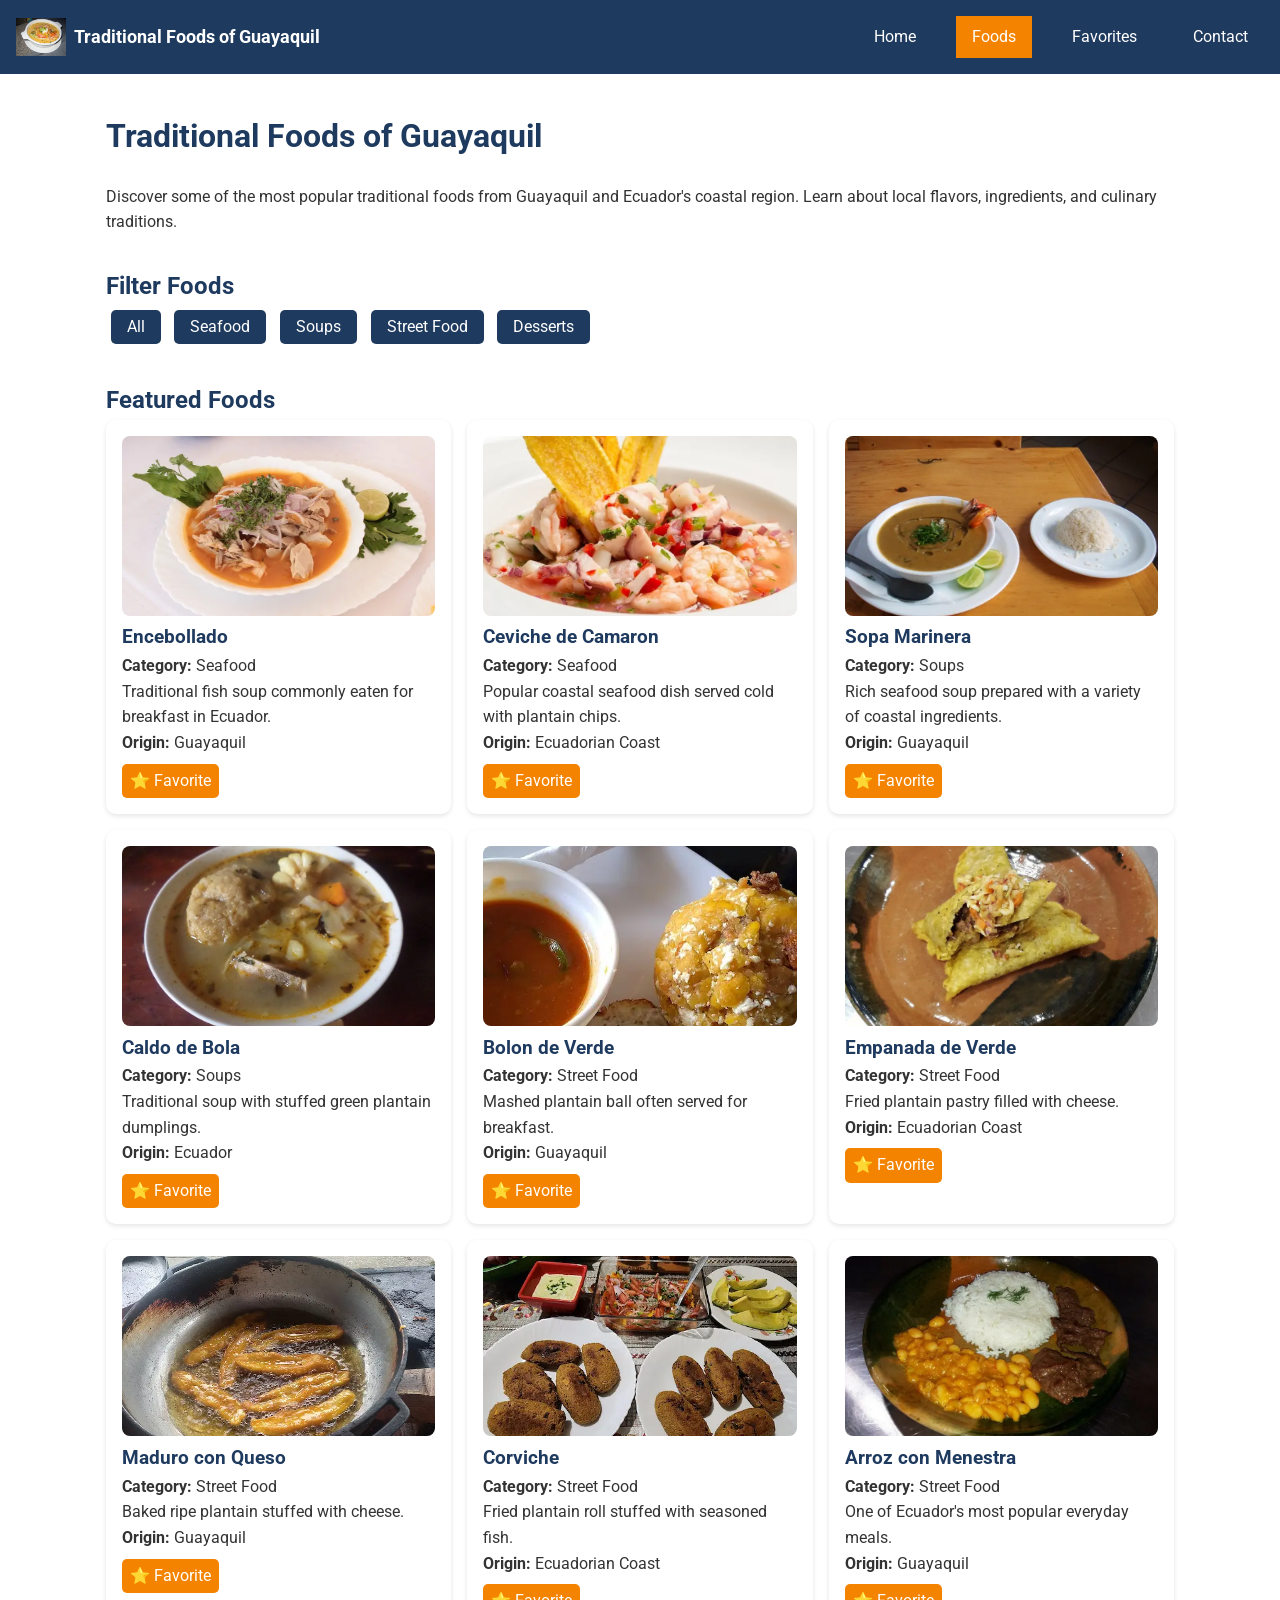
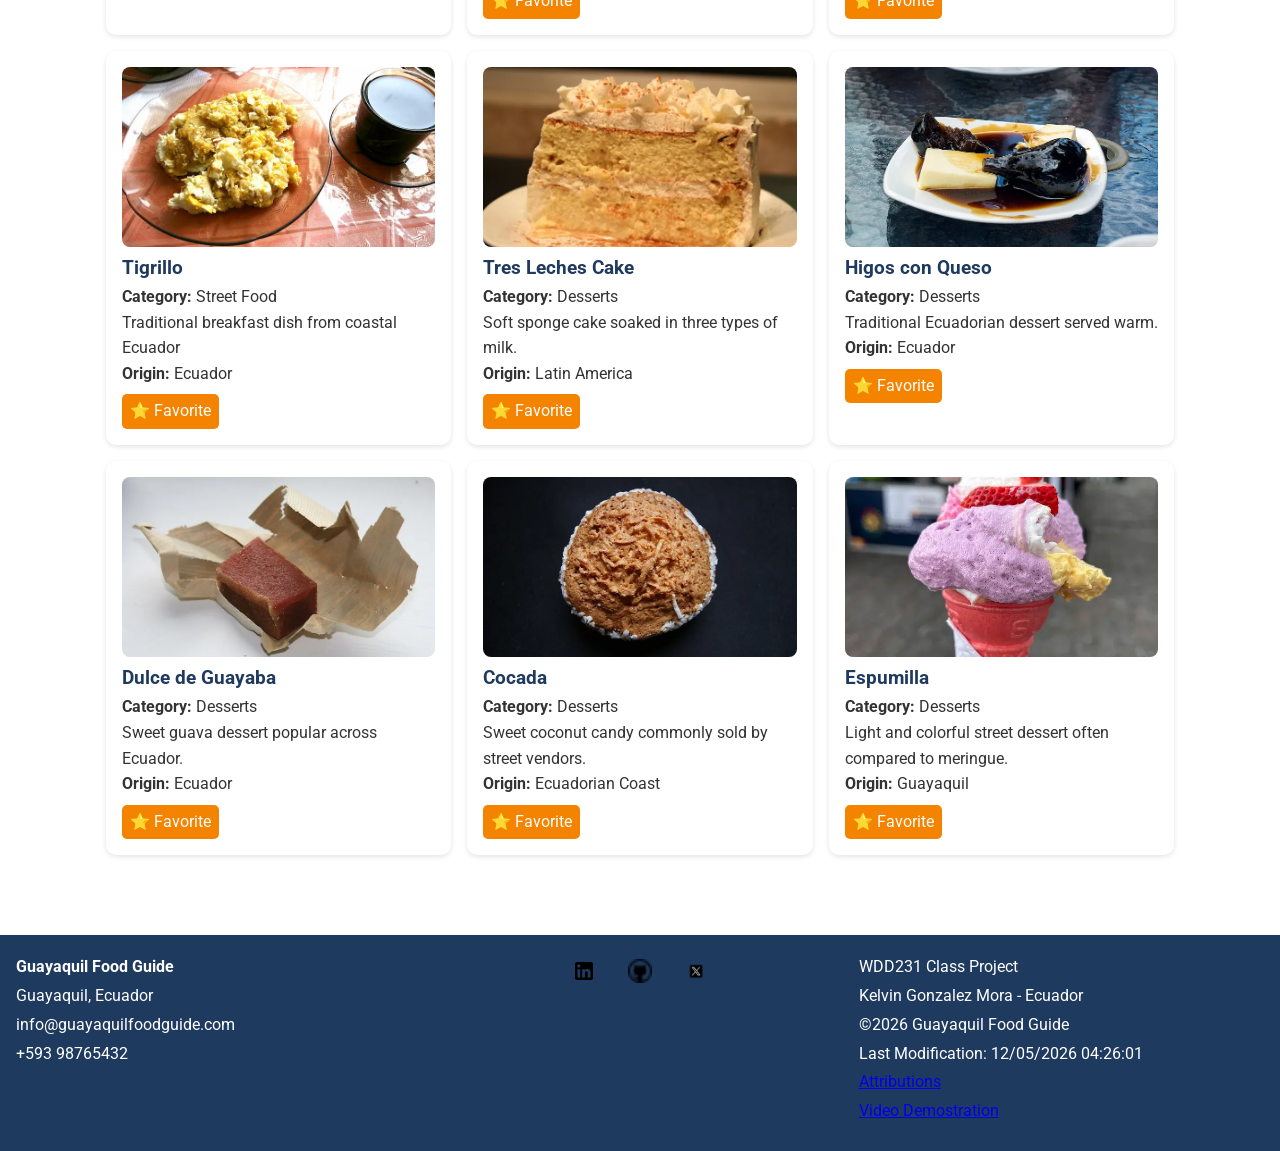
<file: final-project/foods.html>
<!DOCTYPE html>
<html lang="en">

<head>
    <meta charset="UTF-8">
    <meta name="viewport" content="width=device-width, initial-scale=1.0">
    <title>Traditional Foods | Guayaquil Food Guide</title>
    <meta name="description"
        content="Discover traditional foods, local ingredients, and culinary traditions from Guayaquil, Ecuador.">
    <meta name="author" content="Kelvin Gonzalez Mora">
    <meta property="og:title" content="Traditional Foods | Guayaquil Food Guide">
    <meta property="og:description"
        content="Explore traditional foods and culinary traditions from Guayaquil, Ecuador.">
    <meta property="og:image" content="https://kelvingonzalezm.github.io/wdd231/final-project/images/hero.webp">
    <meta property="og:url" content="https://kelvingonzalezm.github.io/wdd231/final-project/foods.html">
    <meta property="og:type" content="website">

    <link rel="icon" href="favicon.ico">

    <link rel="preconnect" href="https://fonts.googleapis.com">
    <link rel="preconnect" href="https://fonts.gstatic.com" crossorigin>
    <link href="https://fonts.googleapis.com/css2?family=Roboto&display=swap" rel="stylesheet">

    <link rel="stylesheet" href="styles/normalize.css">
    <link rel="stylesheet" href="styles/small.css">
    <link rel="stylesheet" href="styles/medium.css">
    <link rel="stylesheet" href="styles/large.css">

    <script src="scripts/navigation.js" defer></script>
    <script type="module" src="scripts/foods.js"></script>
</head>

<body>
    <header>
        <div class="logo">
            <img src="images/hero.webp" alt="Guayaquil Food Guide Logo" width="50" height="50">
            <span>Traditional Foods of Guayaquil</span>
        </div>
        <button id="nav-button" class="hamburger" aria-label="Toggle navigation menu">≡</button>

        <nav id="nav-menu">
            <a href="index.html">Home</a>
            <a href="foods.html" class="active">Foods</a>
            <a href="favorites.html">Favorites</a>
            <a href="form.html">Contact</a>
        </nav>
    </header>

    <main>
        <h1>Traditional Foods of Guayaquil</h1>

        <section class="foods-intro">
            <p>Discover some of the most popular traditional foods from Guayaquil and Ecuador's coastal region. Learn
                about local flavors, ingredients, and culinary traditions.</p>
        </section>

        <section class="filters">
            <h2>Filter Foods</h2>

            <button id="all">All</button>
            <button id="seafood">Seafood</button>
            <button id="soups">Soups</button>
            <button id="streetfood">Street Food</button>
            <button id="dessert">Desserts</button>
        </section>

        <section class="food-list">
            <h2>Featured Foods</h2>
            <div id="foods-container"></div>
        </section>

        <dialog id="food-modal" aria-labelledby="modal-title">
            <button id="close-modal" aria-label="Close dialog">✖</button>
            <div id="modal-content"></div>
        </dialog>
    </main>

    <footer>
        <div class="footer-contact">
            <p><strong>Guayaquil Food Guide</strong></p>
            <p>Guayaquil, Ecuador</p>
            <p>info@guayaquilfoodguide.com</p>
            <p>+593 98765432</p>
        </div>

        <div class="social">
            <a href="https://www.linkedin.com/in/kelvin-j-gonzalez/" target="_blank">
                <img src="images/linkedin.webp" alt="LinkedIn" loading="lazy">
            </a>
            <a href="https://github.com/Kelvingonzalezm/wdd231" target="_blank">
                <img src="images/github.webp" alt="GitHub" loading="lazy">
            </a>
            <a href="https://x.com/KelvinK85288" target="_blank">
                <img src="images/twitter_x.webp" alt="X" loading="lazy">
            </a>
        </div>

        <div class="footer-info">
            <p>WDD231 Class Project</p>
            <p>Kelvin Gonzalez Mora - Ecuador</p>
            <p>&copy;2026 Guayaquil Food Guide</p>
            <p>Last Modification: <span id="lastModified"></span></p>
            <a href="attributions.html">Attributions</a>
            <p><a href="https://youtube.com/" target="_blank">Video Demostration</a></p>
        </div>
    </footer>
</body>

</html>
</file>
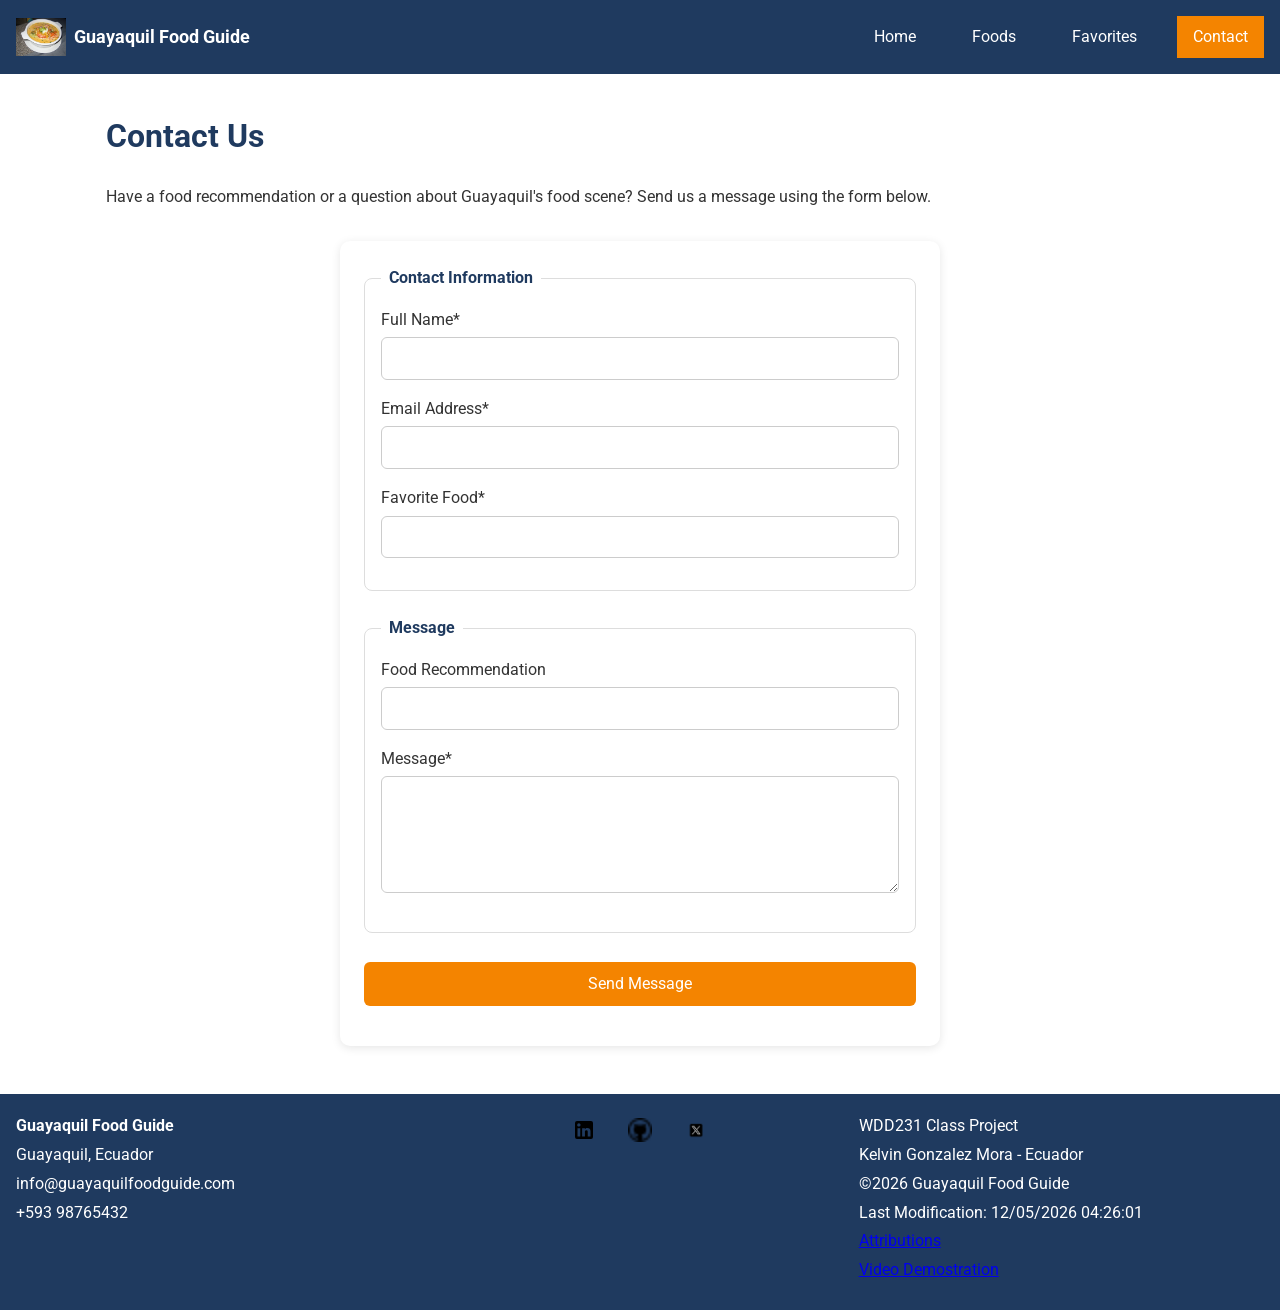
<file: final-project/form.html>
<!DOCTYPE html>
<html lang="en">

<head>
    <meta charset="UTF-8">
    <meta name="viewport" content="width=device-width, initial-scale=1.0">
    <title>Contact | Guayaquil Food Guide</title>
    <meta name="description"
        content="Contact Guayaquil Food Guide to share restaurant recommendations, favorite dishes, and questions about local food experiences. Guayaquil, Ecuador.">
    <meta name="author" content="Kelvin Gonzalez Mora">
    <meta property="og:title" content="Contact | Guayaquil Food Guide">
    <meta property="og:description"
        content="Send restaurant recommendations and questions about Guayaquil's food scene.">
    <meta property="og:image" content="https://kelvingonzalezm.github.io/wdd231/final-project/images/hero.webp">
    <meta property="og:url" content="https://kelvingonzalezm.github.io/wdd231/final-project/form.html">
    <meta property="og:type" content="website">

    <link rel="icon" href="favicon.ico">

    <link rel="preconnect" href="https://fonts.googleapis.com">
    <link rel="preconnect" href="https://fonts.gstatic.com" crossorigin>
    <link href="https://fonts.googleapis.com/css2?family=Roboto&display=swap" rel="stylesheet">

    <link rel="stylesheet" href="styles/normalize.css">
    <link rel="stylesheet" href="styles/small.css">
    <link rel="stylesheet" href="styles/medium.css">
    <link rel="stylesheet" href="styles/large.css">

    <script src="scripts/navigation.js" defer></script>
    <script type="module" src="scripts/form.js"></script>
</head>

<body>
    <header>
        <div class="logo">
            <img src="images/hero.webp" alt="Guayaquil Food Guide Logo" width="50" height="50">
            <span>Guayaquil Food Guide</span>
        </div>
        <button id="nav-button" class="hamburger" aria-label="Toggle navigation menu">≡</button>

        <nav id="nav-menu">
            <a href="index.html">Home</a>
            <a href="foods.html">Foods</a>
            <a href="favorites.html">Favorites</a>
            <a href="form.html" class="active">Contact</a>
        </nav>
    </header>

    <main>

        <h1>Contact Us</h1>

        <section class="contact-intro">
            <p>Have a food recommendation or a question about Guayaquil's food scene?
                Send us a message using the form below.</p>
        </section>

        <form method="get" action="thankyou.html">
            <fieldset>
                <legend>Contact Information</legend>

                <label>Full Name*<input type="text" name="fullname" required></label>
                <label>Email Address*<input type="email" name="email" required></label>
                <label>Favorite Food*<input type="text" name="favoritefood"></label>
            </fieldset>

            <fieldset>
                <legend>Message</legend>

                <label>Food Recommendation<input type="text" name="restaurant"></label>
                <label>Message*<textarea name="message" rows="5" required></textarea></label>
            </fieldset>

            <input type="submit" value="Send Message">
        </form>
    </main>

    <footer>
        <div class="footer-contact">
            <p><strong>Guayaquil Food Guide</strong></p>
            <p>Guayaquil, Ecuador</p>
            <p>info@guayaquilfoodguide.com</p>
            <p>+593 98765432</p>
        </div>

        <div class="social">
            <a href="https://www.linkedin.com/in/kelvin-j-gonzalez/" target="_blank">
                <img src="images/linkedin.webp" alt="LinkedIn" loading="lazy">
            </a>
            <a href="https://github.com/Kelvingonzalezm/wdd231" target="_blank">
                <img src="images/github.webp" alt="GitHub" loading="lazy">
            </a>
            <a href="https://x.com/KelvinK85288" target="_blank">
                <img src="images/twitter_x.webp" alt="X" loading="lazy">
            </a>
        </div>

        <div class="footer-info">
            <p>WDD231 Class Project</p>
            <p>Kelvin Gonzalez Mora - Ecuador</p>
            <p>&copy;2026 Guayaquil Food Guide</p>
            <p>Last Modification: <span id="lastModified"></span></p>
            <a href="attributions.html">Attributions</a>
            <p><a href="https://youtube.com/" target="_blank">Video Demostration</a></p>
        </div>
    </footer>
</body>

</html>
</file>
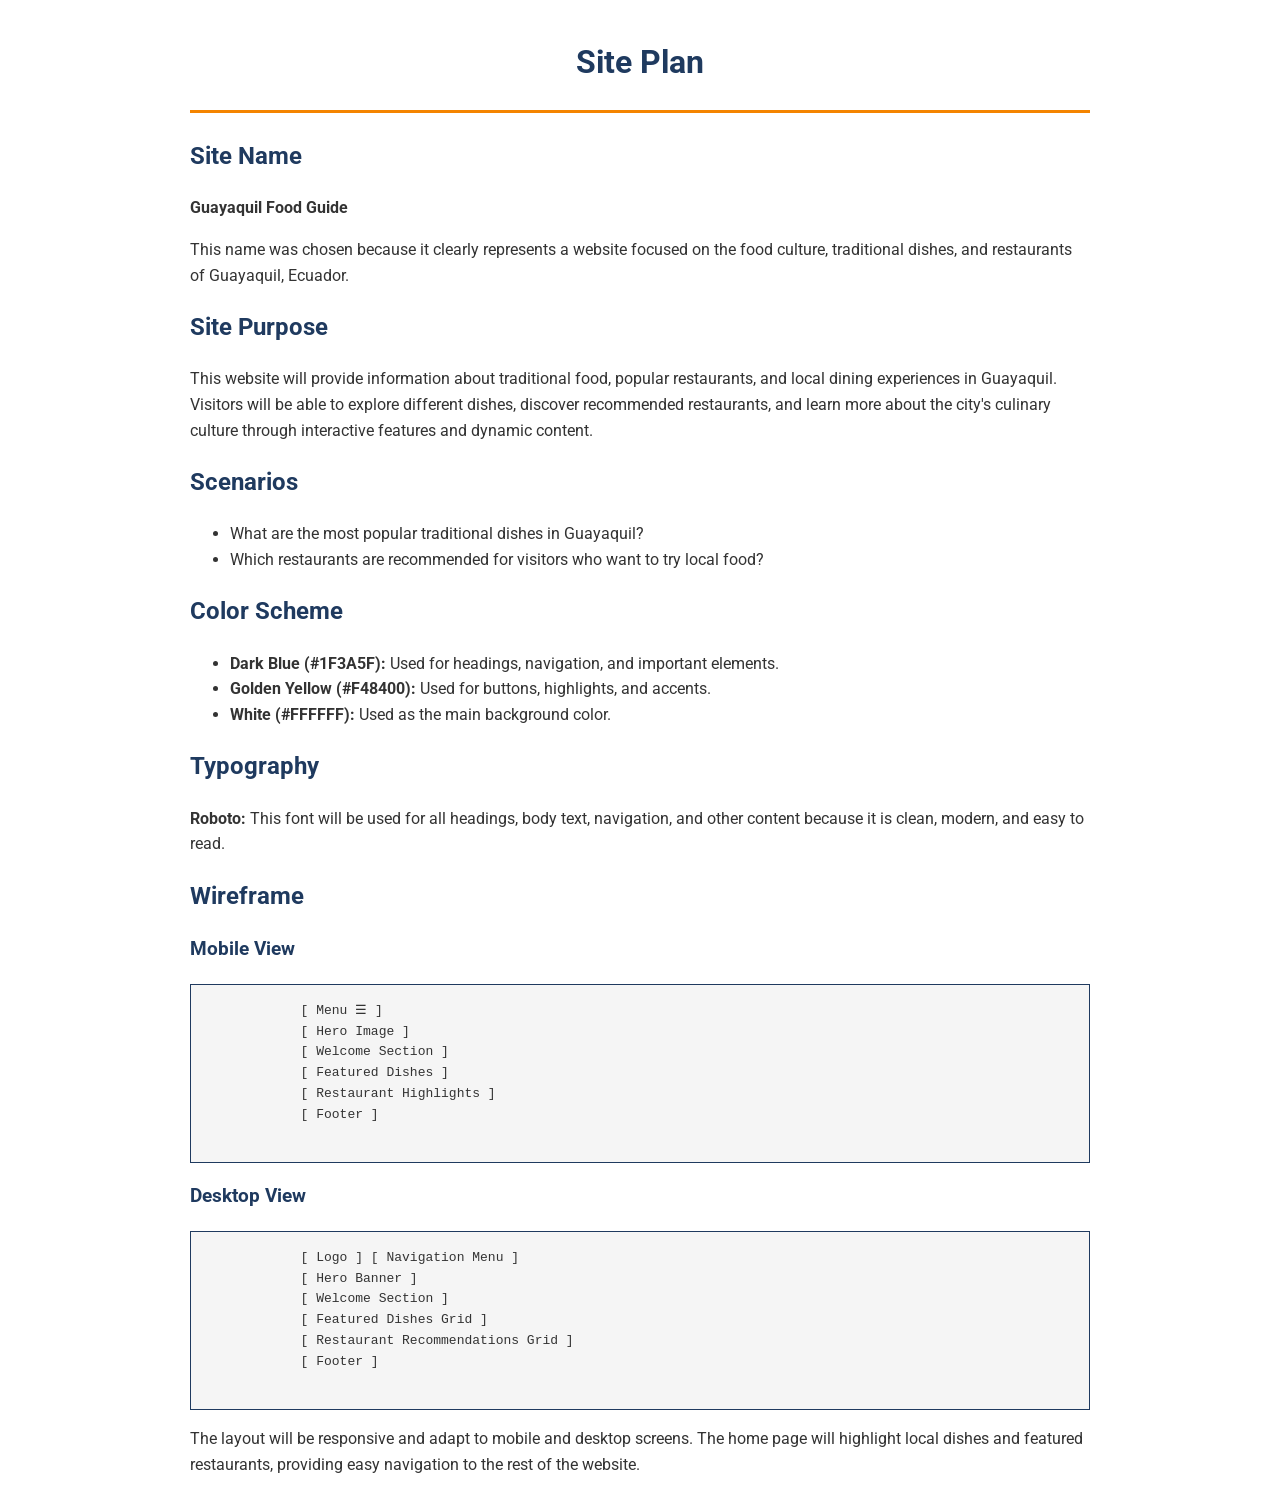
<file: final-project/site-plan.html>
<!DOCTYPE html>
<html lang="en">

<head>
    <meta charset="UTF-8">
    <meta name="viewport" content="width=device-width, initial-scale=1.0">
    <title>Site Plan | Guayaquil Food Guide</title>
    <meta name="description"
        content="Site Plan for Guayaquil Food Guide, a website featuring traditional dishes, restaurants, and food experiences in Guayaquil, Ecuador.">
    <meta name="author" content="Kelvin Gonzalez Mora">

    <link rel="preconnect" href="https://fonts.googleapis.com">
    <link rel="preconnect" href="https://fonts.gstatic.com" crossorigin>
    <link href="https://fonts.googleapis.com/css2?family=Roboto&display=swap" rel="stylesheet">

    <link rel="stylesheet" href="styles/site-plan.css">

</head>

<body>
    <header>
        <h1>Site Plan</h1>
    </header>

    <main>
        <h2>Site Name</h2>
        <p><strong>Guayaquil Food Guide</strong></p>
        <p>This name was chosen because it clearly represents a website focused on the food culture, traditional dishes,
            and restaurants of Guayaquil, Ecuador.</p>

        <h2>Site Purpose</h2>
        <p>This website will provide information about traditional food, popular restaurants, and local dining
            experiences in Guayaquil. Visitors will be able to explore different dishes, discover recommended
            restaurants, and learn more about the city's culinary culture through interactive features and dynamic
            content.</p>

        <h2>Scenarios</h2>
        <ul>
            <li>What are the most popular traditional dishes in Guayaquil?</li>
            <li>Which restaurants are recommended for visitors who want to try local food?</li>
        </ul>

        <h2>Color Scheme</h2>
        <ul>
            <li><strong>Dark Blue (#1F3A5F):</strong> Used for headings, navigation, and important elements.</li>
            <li><strong>Golden Yellow (#F48400):</strong> Used for buttons, highlights, and accents.</li>
            <li><strong>White (#FFFFFF):</strong> Used as the main background color.</li>
        </ul>

        <h2>Typography</h2>
        <p>
            <strong>Roboto:</strong> This font will be used for all headings, body text, navigation, and other content because it is clean, modern, and easy to read.
        </p>
       
        <h2>Wireframe</h2>

        <h3>Mobile View</h3>
        <pre>
            [ Menu ☰ ]
            [ Hero Image ]
            [ Welcome Section ]
            [ Featured Dishes ]
            [ Restaurant Highlights ]
            [ Footer ]
        </pre>

        <h3>Desktop View</h3>
        <pre>
            [ Logo ] [ Navigation Menu ]
            [ Hero Banner ]
            [ Welcome Section ]
            [ Featured Dishes Grid ]
            [ Restaurant Recommendations Grid ]
            [ Footer ]
        </pre>
        <p>The layout will be responsive and adapt to mobile and desktop screens. The home page will highlight local dishes and featured restaurants, providing easy navigation to the rest of the website.</p>
    </main>

</body>

</html>
</file>
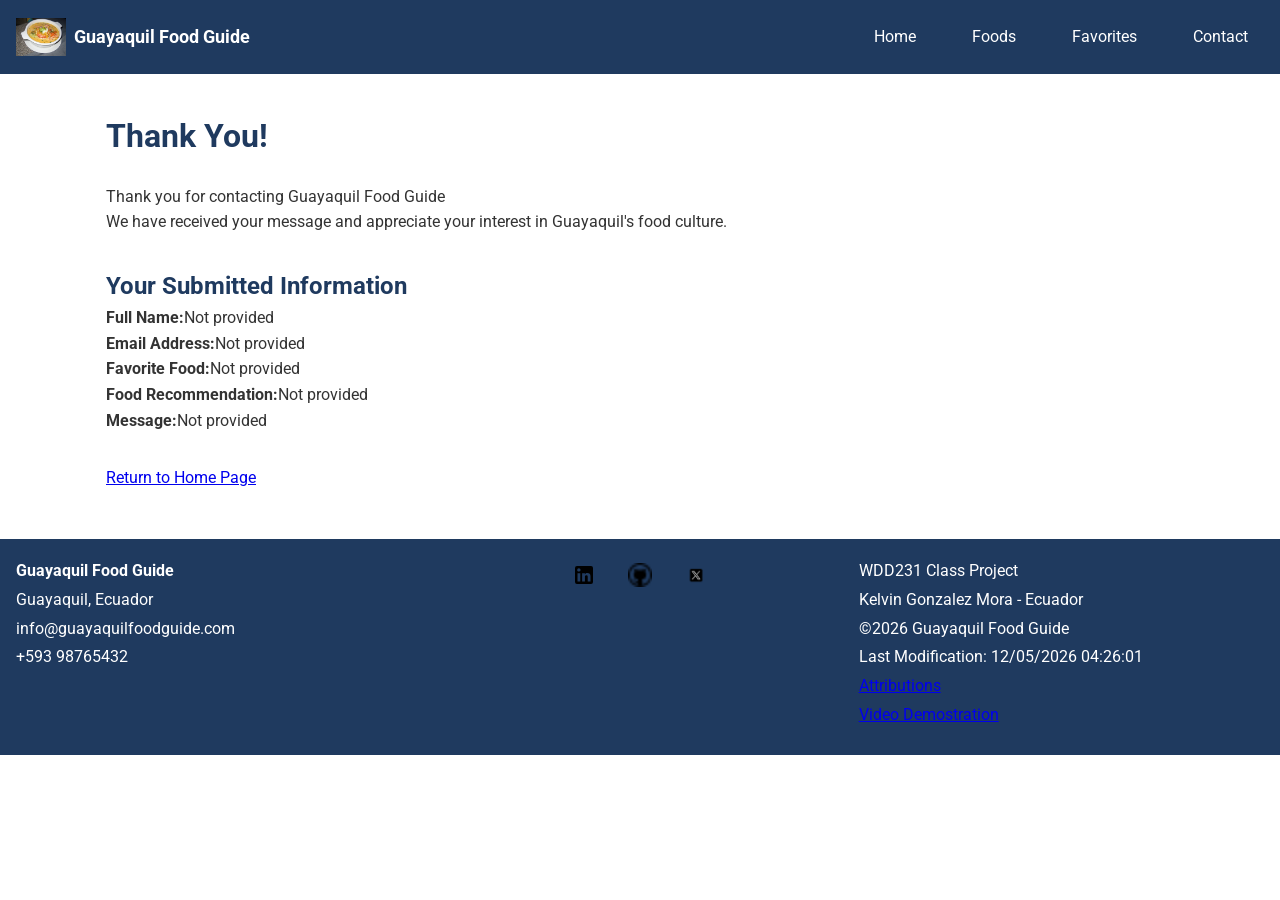
<file: final-project/thankyou.html>
<!DOCTYPE html>
<html lang="en">

<head>
    <meta charset="UTF-8">
    <meta name="viewport" content="width=device-width, initial-scale=1.0">
    <title>Thank You | Guayaquil Food Guide</title>
    <meta name="description"
        content="Thank you for contacting Guayaquil Food Guide. View the information submitted through the contact form.">
    <meta name="author" content="Kelvin Gonzalez Mora">
    <meta property="og:title" content="Thank You | Guayaquil Food Guide">
    <meta property="og:description"
        content="Thank you for contacting Guayaquil Food Guide and submitting your information.">
    <meta property="og:image" content="https://kelvingonzalezm.github.io/wdd231/final-project/images/hero.webp">
    <meta property="og:url" content="https://kelvingonzalezm.github.io/wdd231/final-project/thankyou.html">
    <meta property="og:type" content="website">

    <link rel="icon" href="favicon.ico">

    <link rel="preconnect" href="https://fonts.googleapis.com">
    <link rel="preconnect" href="https://fonts.gstatic.com" crossorigin>
    <link href="https://fonts.googleapis.com/css2?family=Roboto&display=swap" rel="stylesheet">

    <link rel="stylesheet" href="styles/normalize.css">
    <link rel="stylesheet" href="styles/small.css">
    <link rel="stylesheet" href="styles/medium.css">
    <link rel="stylesheet" href="styles/large.css">

    <script src="scripts/navigation.js" defer></script>
    <script type="module" src="scripts/thankyou.js"></script>
</head>

<body>
    <header>
        <div class="logo">
            <img src="images/hero.webp" alt="Guayaquil Food Guide Logo" width="50" height="50">
            <span>Guayaquil Food Guide</span>
        </div>
        <button id="nav-button" class="hamburger" aria-label="Toggle navigation menu">≡</button>

        <nav id="nav-menu">
            <a href="index.html">Home</a>
            <a href="foods.html">Foods</a>
            <a href="favorites.html">Favorites</a>
            <a href="form.html">Contact</a>
        </nav>
    </header>

    <main>
        <h1>Thank You!</h1>

        <section class="thankyou-message">
            <p>Thank you for contacting Guayaquil Food Guide</p>
            <p>We have received your message and appreciate your interest in Guayaquil's food culture.</p>
        </section>

        <section class="submitted-info">
            <h2>Your Submitted Information</h2>

            <p><strong>Full Name:</strong><span id="fullname"></span></p>
            <p><strong>Email Address:</strong><span id="email"></span></p>
            <p><strong>Favorite Food:</strong><span id="favoritefood"></span></p>
            <p><strong>Food Recommendation:</strong><span id="restaurant"></span></p>
            <p><strong>Message:</strong><span id="message"></span></p>
        </section>

        <p><a href="index.html">Return to Home Page</a></p>
    </main>

    <footer>
        <div class="footer-contact">
            <p><strong>Guayaquil Food Guide</strong></p>
            <p>Guayaquil, Ecuador</p>
            <p>info@guayaquilfoodguide.com</p>
            <p>+593 98765432</p>
        </div>

        <div class="social">
            <a href="https://www.linkedin.com/in/kelvin-j-gonzalez/" target="_blank">
                <img src="images/linkedin.webp" alt="LinkedIn" loading="lazy">
            </a>
            <a href="https://github.com/Kelvingonzalezm/wdd231" target="_blank">
                <img src="images/github.webp" alt="GitHub" loading="lazy">
            </a>
            <a href="https://x.com/KelvinK85288" target="_blank">
                <img src="images/twitter_x.webp" alt="X" loading="lazy">
            </a>
        </div>

        <div class="footer-info">
            <p>WDD231 Class Project</p>
            <p>Kelvin Gonzalez Mora - Ecuador</p>
            <p>&copy;2026 Guayaquil Food Guide</p>
            <p>Last Modification: <span id="lastModified"></span></p>
            <a href="attributions.html">Attributions</a>
            <p><a href="https://youtube.com/" target="_blank">Video Demostration</a></p>
        </div>
    </footer>
</body>

</html>
</file>
<file: styles/small.css>
:root {
    --primary-color: #2e5a88;
    --secondary-color: #4a76a8;
    --ligth-color: #f4f4f4;
    --hover-color: #cfd8e3;
    --dark-color: #333;
    --white-color: #fff;
    --border-color: #ccc;
    --black-color: #000;
}

/*------ BODY ------*/
body {
    font-family: 'Roboto', sans-serif;
    background-color: var(--ligth-color);
    margin: 0;
}

/*------ HEADER ------*/
header {
    display: grid;
    grid-template-columns: 40px auto 44px;
    align-items: center;
    padding: 1rem;
    background-color: var(--primary-color);
    color: var(--white-color);
}

header img {
    width: 40px;
    height: auto;
}

header span {
    font-size: 1.2rem;
    font-weight: bold;
}

/*------ HAMBURGER ------*/
.hamburger {
    background: none;
    border: none;
    font-size: 2rem;
    cursor: pointer;
    color: var(--white-color);
}

.hamburger::before {
    content: "\2630";
}

.hamburger.show::before {
    content: "\00D7";
}

/*------ NAVIGATION ------*/
nav {
    display: flex;
    flex-direction: column;
    background-color: var(--secondary-color);
}

nav a {
    display: none;
    padding: 1rem;
    text-decoration: none;
    color: var(--white-color);
}

nav a.active {
    background-color: var(--primary-color);
}

nav a:hover {
    background-color: var(--hover-color);
}

.show a {
    display: block;
}

/*------ MAIN ------*/
main {
    padding: 1rem;
}

/*------ SECTIONS ------*/
section {
    border: 1px solid var(--border-color);
    margin: 10px 0;
    background-color: var(--white-color);
    padding: 15px;
    border-radius: 8px;
}

section h2 {
    background-color: var(--dark-color);
    color: var(--white-color);
    padding: 0.5rem;
    text-align: center;
    margin-bottom: 0;
    border-radius: 5px;
}

section p {
    text-align: center;
}

section:last-of-type p {
    font-weight: bold;
}

/*------ PHOTO ------*/
.photo-container img {
    display: block;
    margin: 0 auto;
    width: 60%;
    max-width: 200px;
    height: auto;
    border-radius: 8px;
}

/*------ COURSES ------*/
#courses {
    display: grid;
    grid-template-columns: repeat(auto-fit, minmax(120px, 1fr));
    gap: 10px;
    margin-top: 1rem;
}

#courses div {
    padding: 1rem;
    border: 1px solid var(--border-color);
    border-radius: 8px;
    text-align: center;
    background-color: var(--ligth-color);
    font-weight: bold;
    color: #000;
}

#courses div.completed {
    background-color: var(--primary-color);
    color: var(--white-color);
    border: 2px solid #1b3f66;
}

/*------ FILTER BUTTONS ------*/
.filter-buttons {
    display: flex;
    flex-direction: row;
    width: 100%;
    margin-top: 10px;
    gap: 10px;
}

.filter-buttons button {
    width: 100%;
    padding: 12px;
    border: 1px solid var(--border-color);
    background-color: var(--secondary-color);
    color: var(--white-color);
    cursor: pointer;
    font-weight: bold;
    border-radius: 5px;
}

.filter-buttons button:hover {
    background-color: var(--primary-color);
}

/*------ SOCIAL ------*/
.social {
    display: flex;
    justify-content: center;
    gap: 10px;
    flex-wrap: wrap;
}

.social a {
    display: flex;
    flex-direction: column;
    align-items: center;
    font-size: 0.8rem;
}

.social a img {
    width: 20px;
    height: 20px;
}

/*------ FOOTER ------*/
footer {
    text-align: center;
    background-color: var(--primary-color);
    color: var(--white-color);
    padding: 1rem;
}

#course-details {
    border: 1px solid var(--border-color);
    border-radius: 8px;
    padding: 1.5rem;
    background-color: var(--white-color);
    box-shadow: 0 0 2rem var(--dark-color);
    width: 90%;
    max-width: 500px;
    position: relative;
}

#course-details::backdrop {
    background: #00000080;
}

#course-details button {
    position: absolute;
    top: 10px;
    right: 10px;
    padding: 0.5rem 1rem;
    border: 1px solid var(--border-color);
    color: var(--white-color);
    cursor: pointer;
    border-radius: 5px;
}

#course-details button:hover {
    background-color: var(--primary-color);
}
</file>
<file: styles/large.css>
* {
    box-sizing: border-box;
}

@media screen and (min-width: 768px) {

    /* ------ BODY ------ */
    body {
        margin: 0;
        font-size: 14px;
    }

    /* ------ NAVIGATION ------ */
    nav {
        display: flex;
        flex-direction: row;
        justify-content: flex-start;
        background-color: var(--secondary-color);
    }

    nav a {
        display: block;
        padding: 15px 25px;
        text-decoration: none;
        color: var(--white-color);
    }

    nav a:hover {
        background-color: var(--hover-color);
        color: var(--white-color);
    }

    nav a.active {
        background-color: var(--primary-color);
        color: var(--white-color);
        font-weight: bold;
    }

    .hamburger {
        display: none;
    }

    /* ------ MAIN LAYOUT ------ */
    main {
        display: grid;
        grid-template-columns: 1fr 1fr;
        gap: 10px;
        align-items: stretch;
        margin: auto;
        padding: 5px 10px;
    }

    h1,
    section:last-of-type {
        grid-column: 1 / 3;
    }

    h1 {
        margin: 10px 0;
    }

    /* ------ SECTIONS ------ */
    section {
        padding: 5px;
        margin: 5px 0;
    }

    section:nth-of-type(2) {
        display: flex;
        flex-direction: column;
    }

    section p {
        margin: 0;
        text-align: center;
    }

    section:last-of-type {
        grid-column: 1 / 3;
        display: flex;
        flex-direction: column;
    }

    /* ------ PHOTO ------ */
    .photo-container {
        display: flex;
        justify-content: center;
        align-items: center;
        flex-grow: 1;
        padding: 10px;
    }

    .photo-container img {
        max-width: 150px;
        height: auto;
        display: block;
    }

    /* ------ FILTER BBUTTONS ------ */
    .filter-buttons {
        display: flex;
        width: 100%;
        justify-content: stretch;
        gap: 0;
    }

    .filter-buttons button {
        flex: 1;
        padding: 8px;
        border: 1px solid var(--border-color);
        background-color: var(--secondary-color);
        color: var(--white-color);
        cursor: pointer;
        font-weight: bold;
        transition: background-color 0.3s;
    }

    .filter-buttons button:hover {
        background-color: var(--primary-color);
    }

    /* ------ COURSES ------ */
    #courses {
        display: grid;
        grid-template-columns: repeat(auto-fit, minmax(150px, 1fr));
        gap: 15px;
        padding: 20px;
        max-width: 100%;
    }

    #courses div {
        background-color: var(--ligth-color);
        color: var(--black-color);
        padding: 12px;
        text-align: center;
        border: 1px solid var(--border-color);
        border-radius: 5px;
        font-weight: bold;
        font-size: 1rem;
    }

    #courses div.completed {
        background-color: var(--primary-color);
        color: var(--white-color);
    }

    #totalCredits {
        font-weight: bold;
        color: var(--black-color);
        font-size: 1.2rem;
    }

    /* ------ SOCIAL ------ */
    .social {
        display: flex;
        justify-content: center;
        gap: 20px;
    }

    .social a {
        display: flex;
        flex-direction: column;
        align-items: center;
        text-decoration: none;
        font-size: 0.9rem;
    }

    .social a img {
        width: 30px;
        height: 30px;
        margin-top: 8px;
    }

    /* ------ FOOTER ------ */
    footer {
        background-color: var(--primary-color);
        color: var(--white-color);
        padding: 10px;
        display: flex;
        flex-direction: column;
        align-items: center;
        gap: 8px;
        margin-top: 5px;
    }

    .footer-info {
        text-align: center;
        width: 100%;
        padding-top: 5px;
    }

    footer p,
    footer span,
    footer #lastModified,
    .footer-info p {
        margin: 2px 0;
        text-align: center;
    }

}
</file>
<file: chamber/styles/small.css>
/* ====== Root Variables ====== */
:root {
    --primary-color: #1f2937;
    --secondary-color: #374151;
    --accent-color: #0f766e;

    --background-color: #f9fafb;
    --card-background: #ffffff;
    --text-color: #1f2937;
    --border-color: #d1d5db;
    --main-font: 'Roboto', Arial, sans-serif;
}

/* ====== Globals Styles ====== */
* {
    box-sizing: border-box;
}

body {
    font-family: var(--main-font);
    background-color: var(--background-color);
    color: var(--text-color);
    margin: 0;
}

img {
    max-width: 100%;
    height: auto;
}

/* ====== Header ======*/
header {
    display: flex;
    flex-direction: row;
    justify-content: space-between;
    align-items: center;
    background-color: var(--primary-color);
    color: white;
    padding: 1rem;
    text-align: center;
}

header img {
    width: 50px;
}

header span {
    font-size: 1.2rem;
    font-weight: bold;
}

.hero-text h1 {
    font-size: 1.2rem;
    line-height: 1.3;
    max-width: 90%;
    margin: 0 auto;
}

.logo {
    display: flex;
    flex-direction: column;
    align-items: flex-start;
}

/* ====== Navigation ====== */
nav {
    display: none;
    flex-direction: column;
    justify-content: center;
    background-color: var(--secondary-color);
}

nav.open {
    display: flex;
}

nav a {
    color: white;
    padding: 1rem;
    text-decoration: none;
}

nav a:hover {
    background-color: var(--primary-color);
}

nav a.active {
    background-color: var(--accent-color);
}

.hamburger {
    font-size: 2rem;
    background: none;
    border: none;
    color: white;
    cursor: pointer;
}

/* ======= Main Content ====== */
main {
    padding: 1rem;
}

h1 {
    text-align: center;
}

/* ====== View Buttons ====== */
.view-buttons {
    text-align: center;
    margin-bottom: 1rem;
}

.view-buttons button {
    padding: 0.5rem 1rem;
    margin: 0.2rem;
    border: none;
    background-color: var(--secondary-color);
    color: white;
    cursor: pointer;
    transition: background-color 0.3s;
}

.view-buttons button:hover {
    background-color: var(--accent-color);
}

/* ====== Members Grid/List ====== */
#members {
    display: grid;
    grid-template-columns: repeat(auto-fit, minmax(250px, 1fr));
    gap: 1rem;
}

#members.grid {
    display: grid;
}

#members.list section {
    display: block;
    text-align: left;
}

/* ====== Member Cards ====== */
section {
    background-color: var(--card-background);
    border: 1px solid var(--border-color);
    border-radius: 10px;
    padding: 1rem;
    text-align: center;
}

#members section {
    display: flex;
    flex-direction: column;
    justify-content: space-between;
    height: 100%;
}

#members section img {
    width: 100%;
    height: 180px;
    object-fit: cover;
    border-radius: 8px;
}

#members section h2 {
    min-height: 2.5rem;
    display: flex;
    align-items: center;
    justify-content: center;
    text-align: center;
}

#members section p {
    margin: 0.3rem 0;
}

/* ====== Footer ======*/
footer {
    background-color: var(--primary-color);
    color: white;
    padding: 0.5rem;
    margin-top: 2rem;
    text-align: center;
}

.footer-contact,
.footer-info {
    margin-bottom: 0.5rem;
}

footer p {
    margin: 0.2rem 0;
}

.footer-social {
    display: flex;
    justify-content: center;
    gap: 1rem;
    margin: 1rem 0;
}

.footer-social img {
    width: 40px;
    height: 40px;
}

.social {
    display: flex;
    flex-direction: row;
    justify-content: center;
    align-items: center;
    gap: 1rem;
}

.social a {
    width: 40px;
    height: 40px;
    display: flex;
    justify-content: center;
    align-items: center;
}

.social img {
    width: 24px;
    height: 24px;
    object-fit: contain;
}

/* ====== Hero ======*/
.hero {
    position: relative;
}

.hero img {
    width: 100%;
    height: 250px;
    object-fit: cover;
}

.hero-text {
    position: absolute;
    top: 55%;
    left: 50%;
    transform: translate(-50%, -50%);
    color: var(--primary-color);
    text-align: center;
}

/* ====== CTA Button ======*/
.cta-button {
    position: absolute;
    bottom: 10px;
    right: 10px;
    background-color: var(--secondary-color);
    color: white;
    padding: 0.4rem 0.8rem;
    font-size: 0.8rem;
    text-decoration: none;
    border-radius: 5px;
}

/* ====== Forecast list reset ======*/
#forecast {
    margin-top: 0.5rem;
    padding: 0;
    list-style: none;
}

/* ====== Home grid sections layout ======*/
.home-grid section {
    display: flex;
    flex-direction: column;
    justify-content: flex-start;
    gap: 0.5rem;
    padding: 1rem;
}

/* ====== Section titles style ======*/
.events h2,
.weather h2,
.forecast h2 {
    background-color: var(--accent-color);
    color: white;
    padding: 0.4rem;
    border-radius: 5px;
}

/* ====== Forecast Layout helper ======*/
.forecast {
    display: flex;
    flex-direction: column;
    justify-content: flex-start;
    height: 100%;
}

.forecast p {
    margin: 0 0 1rem 0;
}

/* ====== Spotlight container ======*/
#spotlight-container {
    display: grid;
    grid-template-columns: 1fr;
    gap: 1rem;
}

#spotlight-container img {
    width: 100%;
    height: 150px;
    object-fit: cover;
    border-radius: 8px;
}

/*====== Join Page ======*/
.join-layout {
    display: flex;
    flex-direction: column;
    gap: 1rem;
}

form {
    display: flex;
    flex-direction: column;
    gap: 1rem;
}

form label {
    display: flex;
    flex-direction: column;
    text-align: left;
    gap: 0.3rem;
}

input,
textarea {
    padding: 0.5rem;
    border: 1px solid var(--border-color);
    border-radius: 5px;
}

fieldset {
    border: 1px solid var(--border-color);
    border-radius: 8px;
    padding: 0.75rem;
}

fieldset label {
    flex-direction: row;
    gap: 0.5rem;
}

legend {
    font-weight: bold;
}

.membership-cards {
    margin-top: 1rem;
}

.cards-container {
    display: flex;
    flex-direction: column;
    gap: 1rem;
}

.card {
    border: 1px solid var(--border-color);
    border-radius: 10px;
    padding: 1rem;
    background-color: var(--card-background);
    opacity: 0;
    transform: translateY(20px);
    animation: fadeUp 0.8s ease forwards;
}

.card:nth-child(1) {
    animation-delay: 0.1s;
}

.card:nth-child(2) {
    animation-delay: 0.3s;
}

.card:nth-child(3) {
    animation-delay: 0.5s;
}

.card:nth-child(4) {
    animation-delay: 0.7s;
}

@keyframes fadeUp {
    to {
        opacity: 1;
        transform: translateY(0);
    }
}

.card button,
input[type="submit"] {
    background-color: var(--accent-color);
    color: white;
    border: none;
    border-radius: 5px;
    padding: 0.6rem;
    cursor: pointer;
}

dialog {
    border: none;
    border-radius: 10px;
    padding: 1rem;
    max-width: 350px;
}

dialog::backdrop {
    background: rgba(0, 0, 0, 0.5);
}

/* ====== Accesibility: Focus Styles ======*/
input:focus,
textarea:focus,
button:focus {
    outline: 3px solid var(--accent-color);
    outline-offset: 2px;
}

/* ====== Discover Page Cards Layout ======*/
#discover-cards {
    display: grid;
    grid-template-columns: 1fr;
    gap: 1rem;
}

/* ====== Discover Card Design ======*/
.discover-card {
    display: grid;
    grid-template-areas:
        "title"
        "image"
        "address"
        "description"
        "button";
    gap: 0.75rem;
    padding: 1rem;
    background-color: var(--card-background);
    border: 1px solid var(--border-color);
    border-radius: 10px;
}

/* ====== Discover Card Image ======*/
.card-image img {
    width: 100%;
    height: 200px;
    object-fit: cover;
    border-radius: 8px;
}

.card-title {
    grid-area: title;
    margin: 0;
}

.card-image {
    grid-area: image;
    margin: 0;
}

.card-address {
    grid-area: address;
    font-style: italic;
}

.card-description {
    grid-area: description;
}

.card-button {
    grid-area: button;
}

/* ====== Visit Message ======*/
#visit-message {
    background-color: #e8f1ff;
    border-left: 5px solid var(--accent-color);
    padding: 1rem;
    margin: 1rem 0;
    border-radius: 8px;
    font-weight: bold;
}
</file>
<file: chamber/styles/large.css>
@media only screen and (min-width: 1025px) {

    /* ====== Members Grid ======*/
    #members {
        grid-template-columns: repeat(4, 1fr);
    }

    header {
        flex-direction: row;
        justify-content: space-between;
        align-items: center;
    }

    .logo {
        flex-direction: row;
        align-items: center;
        gap: 0.5rem;
    }

    .hero-text h1 {
        color: var(--primary-color);
    }

    nav {
        display: flex;
        flex-direction: row;
        justify-content: flex-end;
    }

    nav a {
        text-align: center;
    }

    .hamburger {
        display: none;
    }

    /* ====== Layout wrapper ====== */
    main {
        width: 100%;
        max-width: 1200px;
        margin: 0 auto;
    }

    /* ====== Home grid Layout ====== */
    .home-grid {
        display: grid;
        grid-template-columns: 1fr 1fr 1fr;
        gap: 1rem;
        width: 100%;
        align-items: stretch;
    }

    .home-grid section {
        display: flex;
        flex-direction: column;
        justify-content: space-between;
        height: 100%;
        min-height: 180px;
    }

    /* ====== Hero improvement ====== */
    .hero img {
        height: 350px;
    }

    /* ====== .spotlights full width ====== */
    .spotlights {
        grid-column: 1 / -1;
    }

    /* ====== Spotlight grid desktop ====== */
    #spotlight-container {
        display: grid;
        grid-template-columns: repeat(3, 1fr);
        gap: 1rem;
    }

    #spotlight-container h3 {
        text-align: center;
        width: 100%;
        margin-bottom: 0.5rem;
    }

    #spotlight-container section {
        display: flex;
        flex-direction: column;
        padding: 1rem;
    }

    #spotlight-container img {
        width: 90px;
        height: 90px;
        object-fit: cover;
        border-radius: 8px;
    }

    .spot-row {
        display: flex;
        gap: 1rem;
        align-items: flex-start;
    }

    .spot-info {
        font-size: 0.85rem;
        max-width: 160px;
        line-height: 1.2;
        display: flex;
        flex-direction: column;
        gap: 0.3rem;
    }

    .spot-info p {
        margin: 0.2rem 0;
        line-height: 1.2;
    }

    /* ====== CTA button desktop ====== */
    .cta-button {
        font-size: 1rem;
        padding: 0.6rem 1rem;
    }

    /* ====== Footer layout ====== */
    footer {
        display: grid;
        grid-template-columns: 1fr auto 1fr;
        align-items: center;
        text-align: left;
    }

    .footer-social {
        justify-content: center;
    }

    .footer-info {
        text-align: right;
    }

    .social img {
        width: 35px;
        height: 35px;
        object-fit: contain;
    }

    /*====== Join Page Desktop ======*/
    .join-layout {
        display: grid;
        grid-template-columns: 2fr 1fr;
        gap: 1rem;
        align-items: start;
    }

    .membership-cards {
        margin-top: 0;
    }

    /*====== Discover Cards Desktop Layout ======*/
    .discover-card {
        grid-template-areas:
            "image title"
            "image address"
            "image description"
            "image button";
        grid-template-columns: 300px 1fr;
        align-items: start;
    }
}
</file>
<file: final-project/styles/small.css>
/* ====== ROOT ====== */
:root {
    --primary-color: #1F3A5F;
    --accent-color: #F48400;
    --background: #FFFFFF;
    --text: #333333;
}

/* ====== RESET ====== */
* {
    margin: 0;
    padding: 0;
    box-sizing: border-box;
}

body {
    font-family: 'Roboto', sans-serif;
    background-color: var(--background);
    color: var(--text);
    line-height: 1.6;
}

img {
    max-width: 100%;
    height: auto;
}

/* ====== MAIN ====== */
main {
    padding: 1rem;
}

/* ====== HEADINGS ===== */
h1, h2, h3 {
    color: var(--primary-color);
}

/* ====== HEADER ====== */
header {
    display: flex;
    justify-content: space-between;
    align-items: center;
    padding: 1rem;
    background: var(--primary-color);
    color: white;
    position: sticky;
    top: 0;
    z-index: 1000;
}

.logo {
    display: flex;
    align-items: center;
    gap: 0.5rem;
}

.logo span {
    font-weight: bold;
    font-size: 1.1rem;
}

/* ====== NAV ====== */
#nav-menu {
    display: none;
    flex-direction: column;
    background-color: var(--primary-color);
}

#nav-menu a {
    color: white;
    text-decoration: none;
    padding: 0.8rem;
}

#nav-menu a:hover,
#nav-menu a.active {
    background: var(--accent-color);
}

#nav-menu.open {
    display: flex;
}

/* ====== HAMBURGER ====== */
.hamburger {
    font-size: 2rem;
    background: none;
    border: none;
    color: white;
}

/* ====== HERO ====== */
.hero {
    position: relative;
    margin-bottom: 2rem;
    height: 60vh;
    overflow: hidden;
}

.hero img {
    width: 100%;
    height: 100%;
    object-fit: cover;
    display: block;
}

.hero-text {
    position: absolute;
    bottom: 10%;
    left: 10%;
    background-color: rgba(31, 58, 95, 0.8);
    color: white;
    padding: 0.8rem;
    border-radius: 8px;
    max-width: 80%;
}

/* ====== BUTTON ====== */
button {
    display: inline-block;
    background-color: var(--accent-color);
    color: white;
    padding: 0.6rem 1rem;
    border-radius: 5px;
    cursor: pointer;
}

a:focus,
button:focus {
    outline: 2px solid var(--accent-color);
    outline-offset: 3px;
}

/* ====== SECTIONS ====== */
section {
    margin-bottom: 2rem;
}

/* ====== INTRO ====== */
.introduction {
    background-color: white;
    padding: 1rem;
    border-radius: 10px;
    box-shadow: 0 2px 5px rgba(0, 0, 0, 0.1);
}

/* ====== GRID ====== */
#foods-container,
#featured-foods-container {
    display: grid;
    grid-template-columns: 1fr;
    gap: 1rem;
}

/* ====== CARD ====== */
.food-card {
    background: white;
    border-radius: 10px;
    padding: 1rem;
    box-shadow: 0 2px 5px rgba(0, 0, 0, 0.1);
}

.food-card img {
    width: 100%;
    height: 180px;
    object-fit: cover;
    border-radius: 8px;
}

/* ====== FILTER BUTTONS ====== */
.filters button {
    margin: 0.3rem;
    padding: 0.5rem 1rem;
    border: none;
    background-color: var(--primary-color);
    color: white;
    border-radius: 5px;
}

.filters button:hover {
    background-color: var(--accent-color);
}

/* ====== FAVORITE BUTTON ====== */
.fav-btn {
    margin-top: 0.5rem;
    padding: 0.5rem;
    border: none;
    background: var(--accent-color);
    color: white;
    border-radius: 5px;
}

/* ====== FOOTER ====== */
footer {
    display: flex;
    flex-direction: column;
    background-color: var(--primary-color);
    color: white;
    padding: 1rem;
    margin-top: 2rem;
    text-align: center;
    gap: 1rem;
}

.footer-contact,
.footer-info {
    margin-bottom: 0.5rem;
}

footer p {
    margin: 0.2rem 0;
}

.social {
    display: flex;
    flex-direction: row;
    justify-content: center;
    align-items: center;
    gap: 1rem;
}

.social a {
    width: 40px;
    height: 40px;
    display: flex;
    justify-content: center;
    align-items: center;
}

.social img {
    width: 24px;
    height: 24px;
    object-fit: contain;
}

form {
    max-width: 600px;
    margin: 0 auto;
    background: white;
    padding: 1.5rem;
    border-radius: 10px;
    box-shadow: 0 2px 10px rgba(0, 0, 0, 0.1);
}

fieldset {
    border: 1px solid #ddd;
    border-radius: 8px;
    padding: 1rem;
    margin-bottom: 1.5rem;
}

legend {
    font-weight: bold;
    color: var(--primary-color);
    padding: 0 0.5rem;
}

input, textarea {
    width: 100%;
    padding: 0.7rem;
    margin-top: 0.3rem;
    margin-bottom: 1rem;
    border: 1px solid #ccc;
    border-radius: 6px;
    font-family: inherit;
}

input:focus,
textarea:focus {
    outline: 2px solid var(--accent-color);
    border-color: var(--accent-color);
}

input[type="submit"] {
    background: var(--accent-color);
    color: white;
    padding: 0.8rem;
    border: none;
    border-radius: 6px;
    cursor: pointer;
    width: 100%;
    font-size: 1rem;
    transition: 0.2s;
}

input[type="submit"]:hover {
    opacity: 0.9;
    transform: translateY(-2px);
}
</file>
<file: final-project/styles/medium.css>
@media (min-width: 640px) {
    header {
        flex-direction: row;
        justify-content: space-between;
        align-items: center;
        position: sticky;
        top: 0;
        z-index: 1000;
    }

    /* ====== NAV DESKTOP ====== */
    #nav-menu {
        display: flex;
        flex-direction: row;
        justify-content: flex-end;
        align-items: center;
        gap: 1rem;
        margin-left: auto;
    }

    #nav-menu a {
        padding: 0.5rem 1rem;
    }

    /* ====== HAMBURGER INVISIBLE ====== */
    .hamburger {
        display: none;
    }

    /* ====== GRID 2 COLUMN ====== */
    #foods-container,
    #featured-foods-container {
        grid-template-columns: repeat(2, 1fr);
    }

    .hero-text {
        font-size: 1.2rem;
    }

    footer {
        flex-direction: row;
        justify-content: space-between;
        align-items: flex-start;
        text-align: left;
    }

    .footer-contact,
    .social,
    .footer-info {
        flex: 1;
    }

    .social {
        display: flex;
        justify-content: center;
        align-items: center;
    }
}
</file>
<file: final-project/styles/large.css>
@media (min-width: 1024px) {
    main {
        max-width: 1100px;
        margin: 0 auto;
    }

    header {
        position: sticky;
        top: 0;
        z-index: 1000;
    }

    /* ====== GRID 3 COLUMN ====== */
    #foods-container,
    #featured-foods-container {
        grid-template-columns: repeat(3, 1fr);
    }

    .hero-text {
        font-size: 1.5rem;
    }

    #nav-menu {
        gap: 1.5rem;
    }
}
</file>
<file: styles/prophets.css>
/* ------ ROOT VARIABLES ------ */
:root {
    --primary-color: #1d3557;
    --secondary-color: #457b9d;
    --background-color: #f1f5f9;
    --card-color: #ffffff;
    --text-color: #222222;
    --border-color: #d6d6d6;
    --main-font: Arial, sans-serif;
}

/* ------ PAGE STYLES ------*/

body {
    font-family: var(--main-font);
    background-color: var(--background-color);
    color: var(--text-color);
    margin: 0;
    padding: 0;
}

/* ------ HEADER ------ */
header {
    background-color: var(--primary-color);
    color: var(--card-color);
    text-align: center;
    padding: 1rem;
}

h1 {
    margin: 0;
}

/* ------ CARDS LAYOUT ------ */
#cards {
    display: grid;
    grid-template-columns: repeat(auto-fit, minmax(250px, 1fr));
    gap: 1rem;
    padding: 1rem;
}

/* ------ PROPHET CARD ------ */

section {
    background-color: var(--secondary-color);
    border: 1px solid var(--border-color);
    border-radius: 10px;
    padding: 0.5rem;
    text-align: center;
    display: flex;
    flex-direction: column;
    justify-content: space-between;
    gap: 0.3rem;
}

/* ------ TEXT ------ */
h2 {
    color: var(--primary-color);
    margin-bottom: 0.5rem;
}

p {
    margin: 0.3rem 0;
}

/* ------ IMAGES ------ */
img {
    width: 100%;
    height: 320px;
    object-fit: cover;
    border-radius: 8px;
    margin-top: 0.5rem;
}
</file>
<file: chamber/styles/medium.css>
@media only screen and (min-width: 641px) and (max-width: 1024px) {

    /* ====== Discover Cards Tablet Layout ======*/
    .discover-card {
        grid-template-areas:
            "title title"
            "image address"
            "image description"
            "button button";
        grid-template-columns: 1fr 1fr;
        align-items: start;
    }

    /* ====== Discover Image Hover Effect ======*/
    .discover-card img {
        transition: transform 0.3s ease, box-shadow 0.3s ease;
    }

    .discover-card img:hover {
        transform: scale(1.05);
        box-shadow: 0 0 15px rgba(0, 0, 0, 0.4);
    }

    /* ====== Hero Image Adjustment ======*/
    .hero img {
        height: 300px;
    }

    /* ====== Join Page Layout (Tablet) ======*/
    .join-layout {
        display: grid;
        grid-template-columns: 1fr;
    }

    /* ====== Footer Layout (Tablet) ======*/
    footer {
        display: grid;
        grid-template-columns: 1fr auto 1fr;
        align-items: center;
        text-align: left;
    }

    .footer-social {
        justify-content: center;
    }

    .footer-info {
        text-align: right;
    }
}
</file>
<file: final-project/styles/site-plan.css>
body {
    background-color: #FFFFFF;
    color: #333333;
    font-family: Roboto, sans-serif;
    max-width: 900px;
    margin: 0 auto;
    padding: 1rem;
    line-height: 1.6;
}

header {
    text-align: center;
    border-bottom: 3px solid #F48400;
    margin-bottom: 1.5rem;
}

h1,
h2,
h3 {
    color: #1F3A5F;
}

a {
    color: #F48400;
}

pre {
    border: 1px solid #1F3A5F;
    padding: 1rem;
    background-color: #F5F5F5;
    overflow-x: auto;
}
</file>
